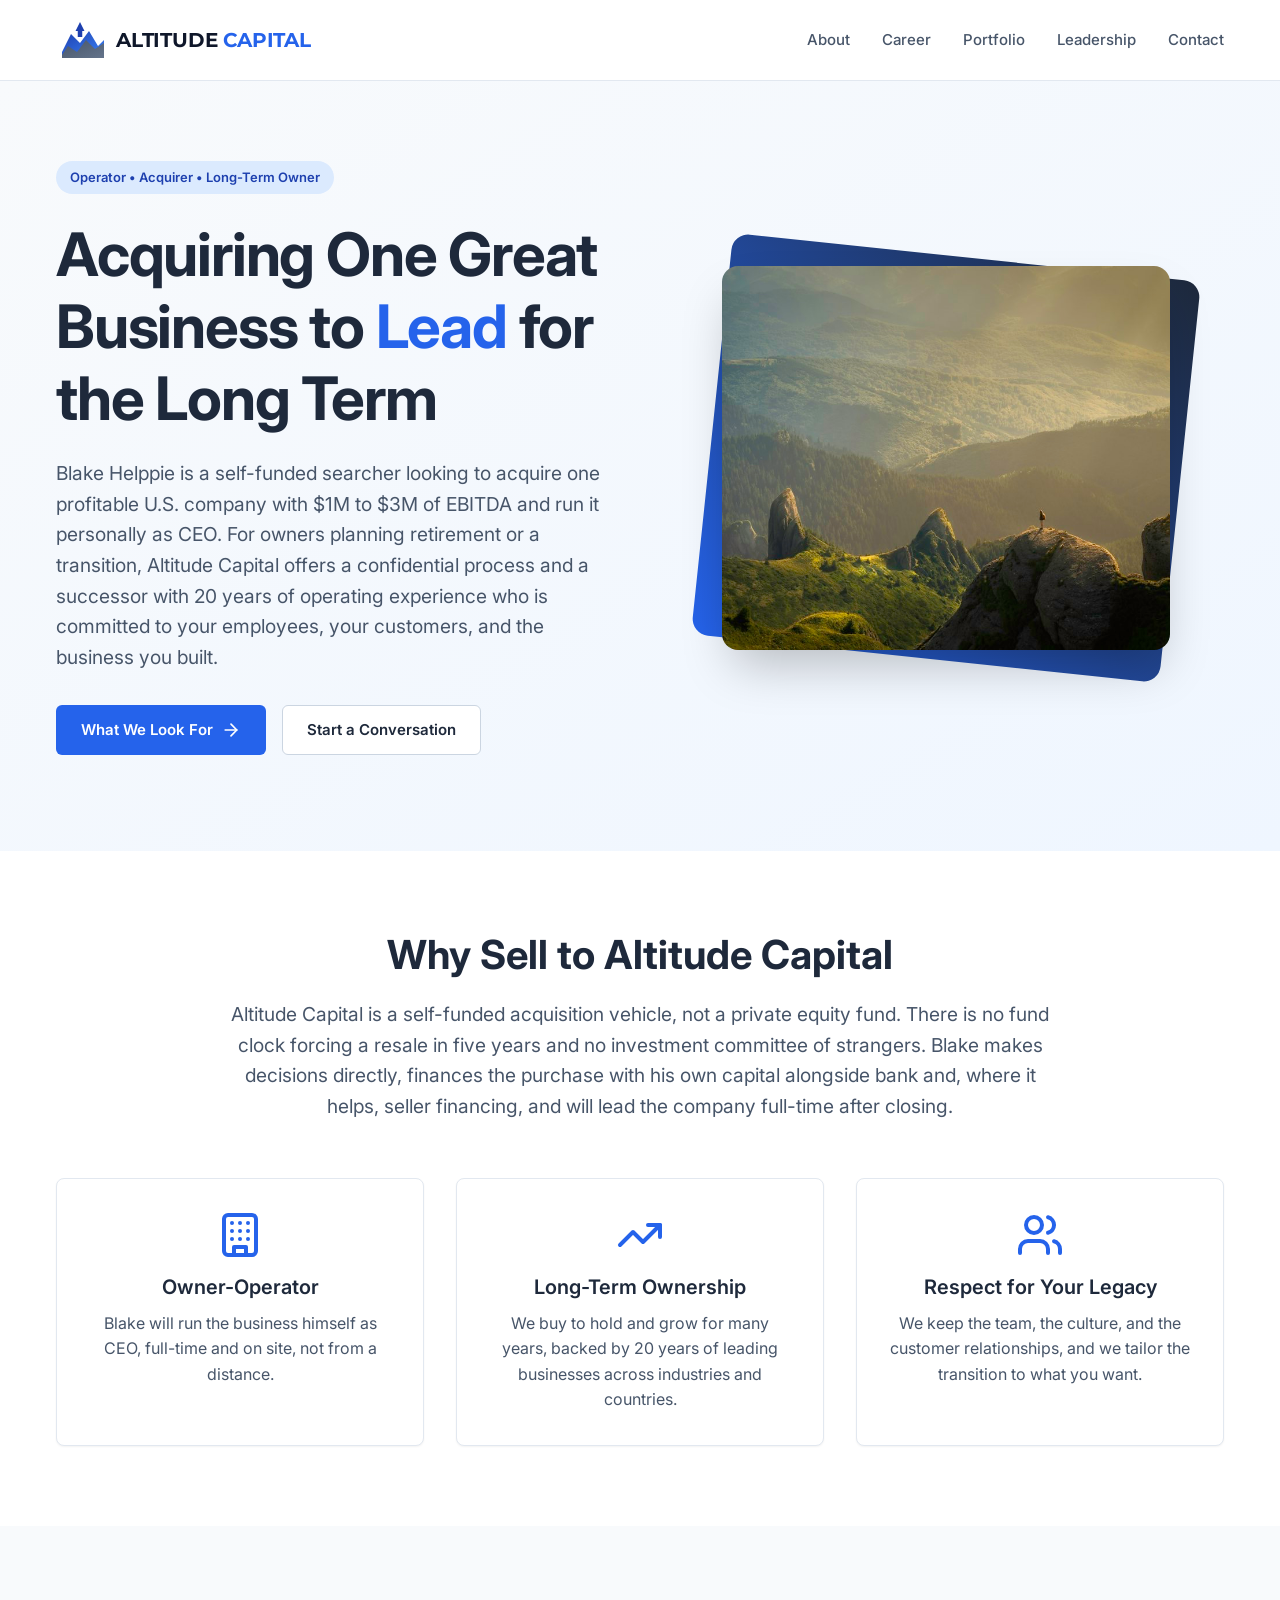
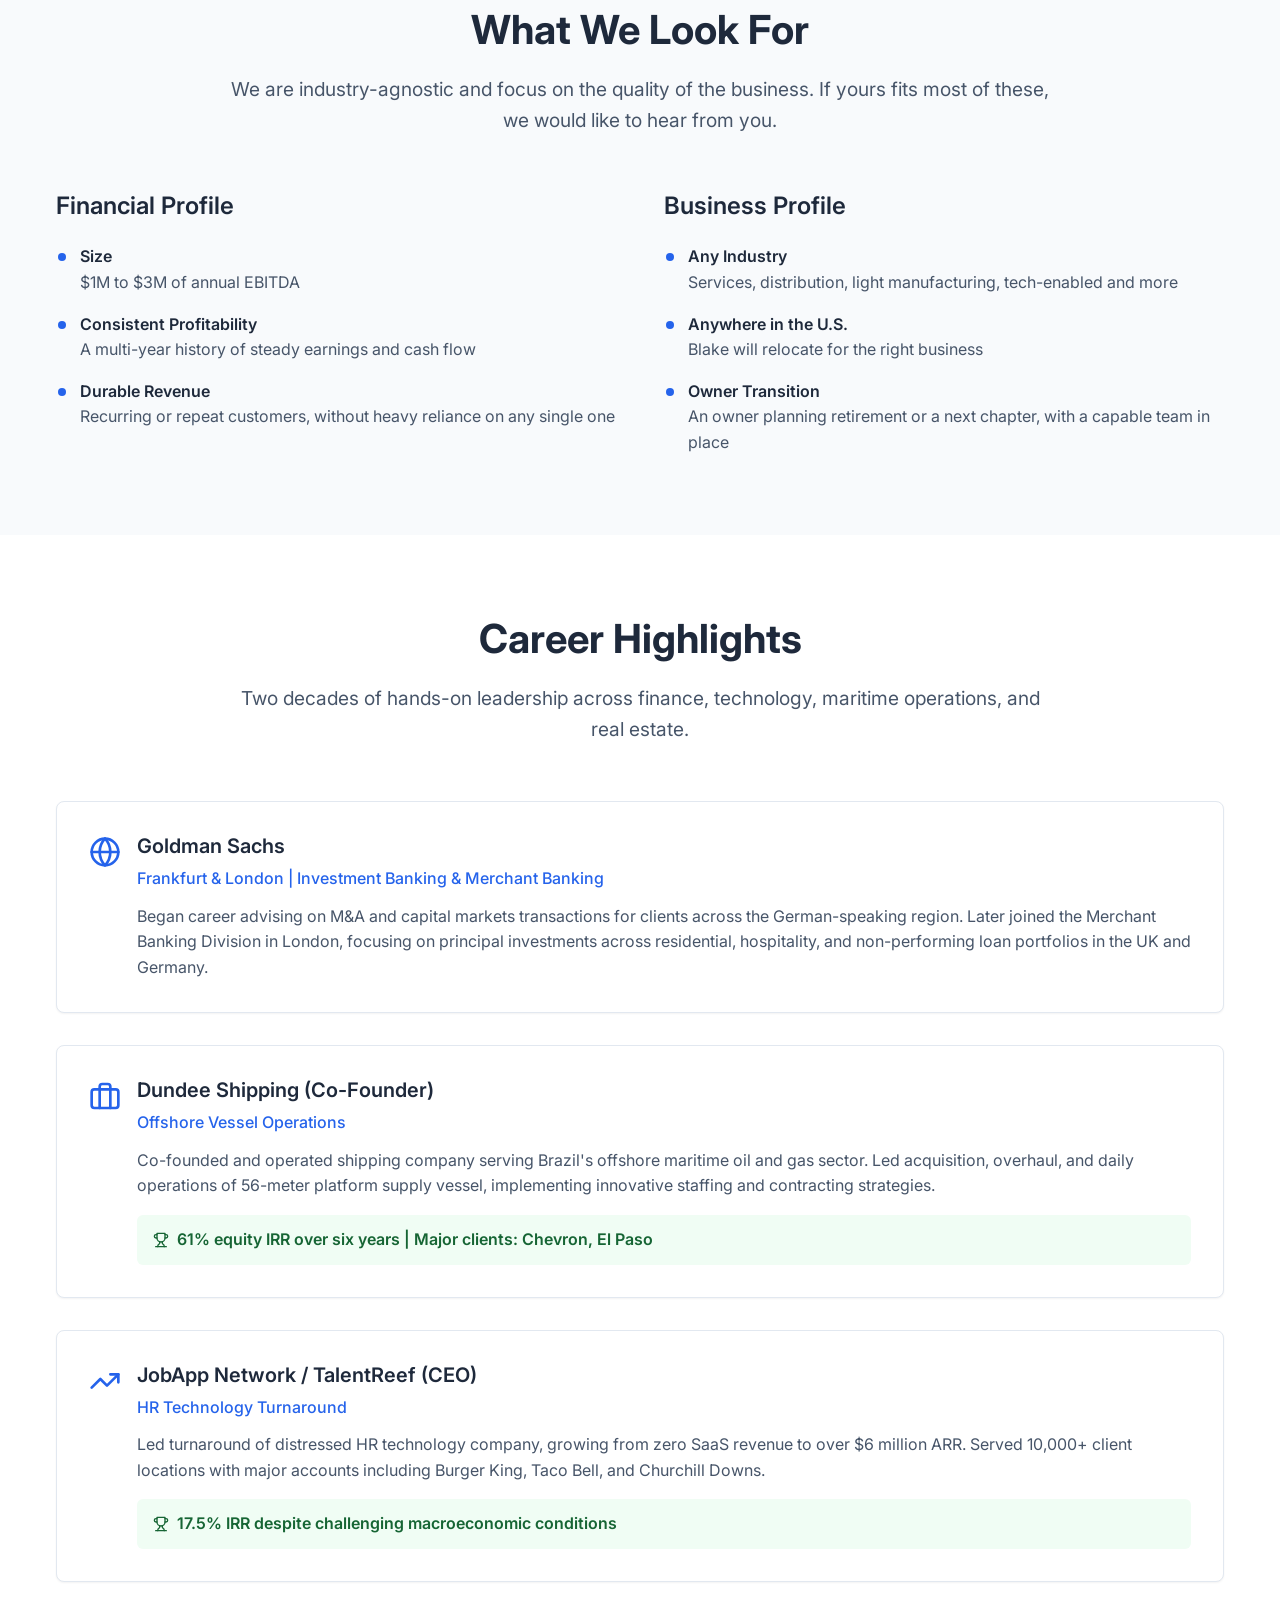
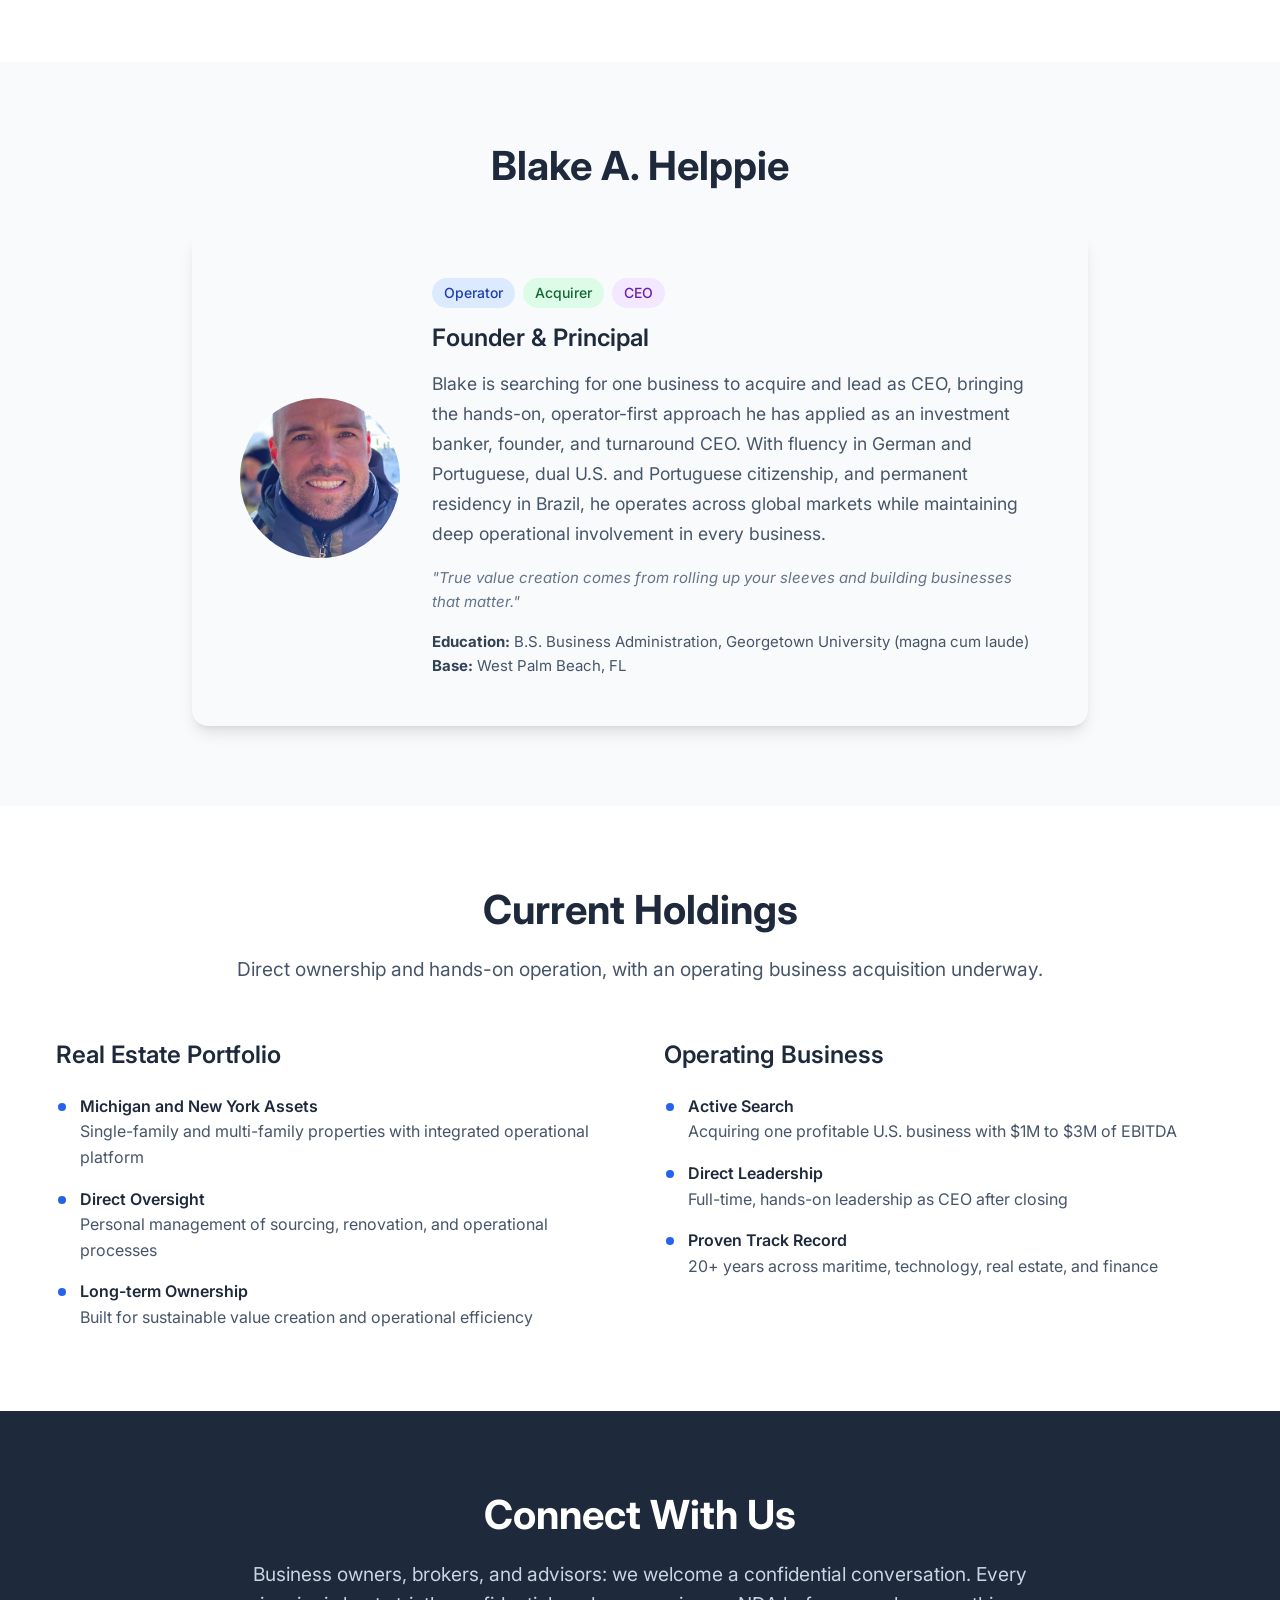
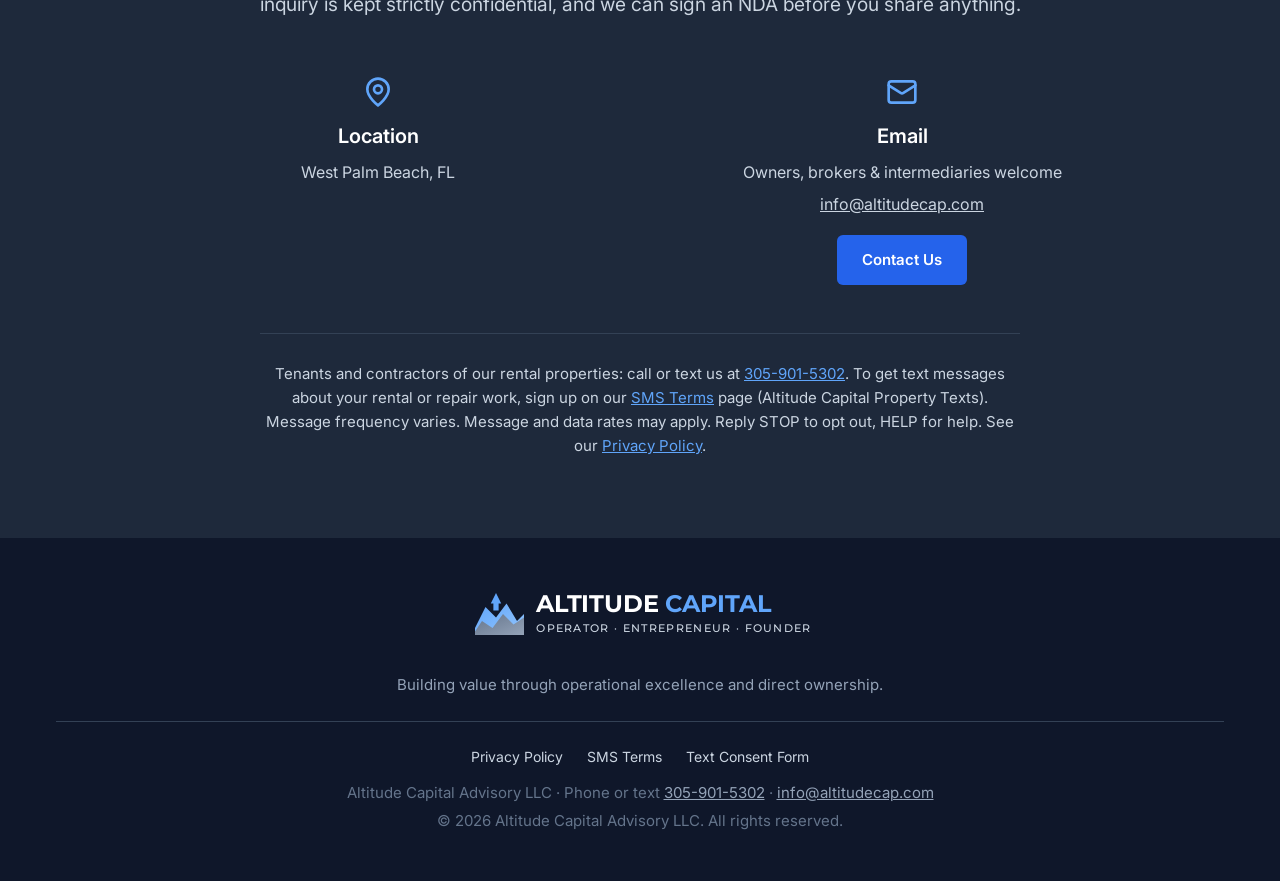
<file: index.html>
<!doctype html>
<html lang="en">
<head>
<meta charset="utf-8">
<meta name="viewport" content="width=device-width, initial-scale=1">
<title>Altitude Capital</title>
<meta name="description" content="Altitude Capital: Blake Helppie is acquiring one profitable U.S. business with $1M to $3M of EBITDA to own and lead as CEO for the long term.">
<link rel="icon" href="/favicon.svg" type="image/svg+xml">
<link rel="preconnect" href="https://fonts.googleapis.com">
<link rel="preconnect" href="https://fonts.gstatic.com" crossorigin>
<link href="https://fonts.googleapis.com/css2?family=Inter:wght@400;500;600;700&family=Montserrat:wght@500;700&display=swap" rel="stylesheet">
<link rel="stylesheet" href="/style.css">
</head>
<body>

<header class="top">
  <div class="wrap">
    <a class="logo" href="/"><img src="/logo.svg" alt="" width="48" height="48"><span class="wordmark">ALTITUDE <span>CAPITAL</span></span></a>
    <nav class="main">
      <a href="/#about">About</a>
      <a href="/#career">Career</a>
      <a href="/#portfolio">Portfolio</a>
      <a href="/#leadership">Leadership</a>
      <a href="/#contact">Contact</a>
    </nav>
  </div>
</header>

<section class="hero">
  <div class="wrap">
    <div>
      <div class="pill">Operator &bull; Acquirer &bull; Long-Term Owner</div>
      <h1>Acquiring One Great Business to <em>Lead</em> for the Long Term</h1>
      <p>Blake Helppie is a self-funded searcher looking to acquire one profitable U.S. company with $1M to $3M of EBITDA and run it personally as CEO. For owners planning retirement or a transition, Altitude Capital offers a confidential process and a successor with 20 years of operating experience who is committed to your employees, your customers, and the business you built.</p>
      <div class="buttons">
        <a class="btn primary" href="#criteria">What We Look For <svg viewBox="0 0 24 24" fill="none" stroke="currentColor" stroke-width="2" stroke-linecap="round" stroke-linejoin="round"><path d="M5 12h14"/><path d="m12 5 7 7-7 7"/></svg></a>
        <a class="btn outline" href="#contact">Start a Conversation</a>
      </div>
    </div>
    <div class="hero-art">
      <img src="/mountain.jpg" alt="Mountain Summit - Representing Altitude and Elevated Perspective" width="1000" height="664">
    </div>
  </div>
</section>

<section id="about" class="block">
  <div class="wrap">
    <div class="section-head">
      <h2>Why Sell to Altitude Capital</h2>
      <p>Altitude Capital is a self-funded acquisition vehicle, not a private equity fund. There is no fund clock forcing a resale in five years and no investment committee of strangers. Blake makes decisions directly, finances the purchase with his own capital alongside bank and, where it helps, seller financing, and will lead the company full-time after closing.</p>
    </div>
    <div class="cards3">
      <div class="card">
        <svg class="icon" viewBox="0 0 24 24" fill="none" stroke="currentColor" stroke-width="2" stroke-linecap="round" stroke-linejoin="round"><rect width="16" height="20" x="4" y="2" rx="2" ry="2"/><path d="M9 22v-4h6v4"/><path d="M8 6h.01"/><path d="M16 6h.01"/><path d="M12 6h.01"/><path d="M12 10h.01"/><path d="M12 14h.01"/><path d="M16 10h.01"/><path d="M16 14h.01"/><path d="M8 10h.01"/><path d="M8 14h.01"/></svg>
        <h3>Owner-Operator</h3>
        <p>Blake will run the business himself as CEO, full-time and on site, not from a distance.</p>
      </div>
      <div class="card">
        <svg class="icon" viewBox="0 0 24 24" fill="none" stroke="currentColor" stroke-width="2" stroke-linecap="round" stroke-linejoin="round"><polyline points="22 7 13.5 15.5 8.5 10.5 2 17"/><polyline points="16 7 22 7 22 13"/></svg>
        <h3>Long-Term Ownership</h3>
        <p>We buy to hold and grow for many years, backed by 20 years of leading businesses across industries and countries.</p>
      </div>
      <div class="card">
        <svg class="icon" viewBox="0 0 24 24" fill="none" stroke="currentColor" stroke-width="2" stroke-linecap="round" stroke-linejoin="round"><path d="M16 21v-2a4 4 0 0 0-4-4H6a4 4 0 0 0-4 4v2"/><circle cx="9" cy="7" r="4"/><path d="M22 21v-2a4 4 0 0 0-3-3.87"/><path d="M16 3.13a4 4 0 0 1 0 7.75"/></svg>
        <h3>Respect for Your Legacy</h3>
        <p>We keep the team, the culture, and the customer relationships, and we tailor the transition to what you want.</p>
      </div>
    </div>
  </div>
</section>

<section id="criteria" class="block alt">
  <div class="wrap">
    <div class="section-head">
      <h2>What We Look For</h2>
      <p>We are industry-agnostic and focus on the quality of the business. If yours fits most of these, we would like to hear from you.</p>
    </div>
    <div class="portfolio">
      <div>
        <h3>Financial Profile</h3>
        <ul>
          <li><strong>Size</strong>$1M to $3M of annual EBITDA</li>
          <li><strong>Consistent Profitability</strong>A multi-year history of steady earnings and cash flow</li>
          <li><strong>Durable Revenue</strong>Recurring or repeat customers, without heavy reliance on any single one</li>
        </ul>
      </div>
      <div>
        <h3>Business Profile</h3>
        <ul>
          <li><strong>Any Industry</strong>Services, distribution, light manufacturing, tech-enabled and more</li>
          <li><strong>Anywhere in the U.S.</strong>Blake will relocate for the right business</li>
          <li><strong>Owner Transition</strong>An owner planning retirement or a next chapter, with a capable team in place</li>
        </ul>
      </div>
    </div>
  </div>
</section>

<section id="career" class="block">
  <div class="wrap">
    <div class="section-head">
      <h2>Career Highlights</h2>
      <p>Two decades of hands-on leadership across finance, technology, maritime operations, and real estate.</p>
    </div>
    <div class="career">
      <div class="card">
        <svg class="icon" viewBox="0 0 24 24" fill="none" stroke="currentColor" stroke-width="2" stroke-linecap="round" stroke-linejoin="round"><circle cx="12" cy="12" r="10"/><path d="M12 2a14.5 14.5 0 0 0 0 20 14.5 14.5 0 0 0 0-20"/><path d="M2 12h20"/></svg>
        <div>
          <h3>Goldman Sachs</h3>
          <p class="sub">Frankfurt &amp; London | Investment Banking &amp; Merchant Banking</p>
          <p style="margin:0">Began career advising on M&amp;A and capital markets transactions for clients across the German-speaking region. Later joined the Merchant Banking Division in London, focusing on principal investments across residential, hospitality, and non-performing loan portfolios in the UK and Germany.</p>
        </div>
      </div>
      <div class="card">
        <svg class="icon" viewBox="0 0 24 24" fill="none" stroke="currentColor" stroke-width="2" stroke-linecap="round" stroke-linejoin="round"><rect width="20" height="14" x="2" y="7" rx="2" ry="2"/><path d="M16 21V5a2 2 0 0 0-2-2h-4a2 2 0 0 0-2 2v16"/></svg>
        <div>
          <h3>Dundee Shipping (Co-Founder)</h3>
          <p class="sub">Offshore Vessel Operations</p>
          <p style="margin:0">Co-founded and operated shipping company serving Brazil's offshore maritime oil and gas sector. Led acquisition, overhaul, and daily operations of 56-meter platform supply vessel, implementing innovative staffing and contracting strategies.</p>
          <p class="stat"><svg viewBox="0 0 24 24" fill="none" stroke="currentColor" stroke-width="2" stroke-linecap="round" stroke-linejoin="round"><path d="M6 9H4.5a2.5 2.5 0 0 1 0-5H6"/><path d="M18 9h1.5a2.5 2.5 0 0 0 0-5H18"/><path d="M4 22h16"/><path d="M10 14.66V17c0 .55-.47.98-.97 1.21C7.85 18.75 7 20.24 7 22"/><path d="M14 14.66V17c0 .55.47.98.97 1.21C16.15 18.75 17 20.24 17 22"/><path d="M18 2H6v7a6 6 0 0 0 12 0V2Z"/></svg>61% equity IRR over six years | Major clients: Chevron, El Paso</p>
        </div>
      </div>
      <div class="card">
        <svg class="icon" viewBox="0 0 24 24" fill="none" stroke="currentColor" stroke-width="2" stroke-linecap="round" stroke-linejoin="round"><polyline points="22 7 13.5 15.5 8.5 10.5 2 17"/><polyline points="16 7 22 7 22 13"/></svg>
        <div>
          <h3>JobApp Network / TalentReef (CEO)</h3>
          <p class="sub">HR Technology Turnaround</p>
          <p style="margin:0">Led turnaround of distressed HR technology company, growing from zero SaaS revenue to over $6 million ARR. Served 10,000+ client locations with major accounts including Burger King, Taco Bell, and Churchill Downs.</p>
          <p class="stat"><svg viewBox="0 0 24 24" fill="none" stroke="currentColor" stroke-width="2" stroke-linecap="round" stroke-linejoin="round"><path d="M6 9H4.5a2.5 2.5 0 0 1 0-5H6"/><path d="M18 9h1.5a2.5 2.5 0 0 0 0-5H18"/><path d="M4 22h16"/><path d="M10 14.66V17c0 .55-.47.98-.97 1.21C7.85 18.75 7 20.24 7 22"/><path d="M14 14.66V17c0 .55.47.98.97 1.21C16.15 18.75 17 20.24 17 22"/><path d="M18 2H6v7a6 6 0 0 0 12 0V2Z"/></svg>17.5% IRR despite challenging macroeconomic conditions</p>
        </div>
      </div>
    </div>
  </div>
</section>

<section id="leadership" class="block alt">
  <div class="wrap">
    <div class="section-head" style="margin-bottom:40px"><h2>Blake A. Helppie</h2></div>
    <div class="profile">
      <img src="/blake.jpg" alt="Blake A. Helppie" width="160" height="160">
      <div>
        <div class="tags"><span class="t1">Operator</span><span class="t2">Acquirer</span><span class="t3">CEO</span></div>
        <h3>Founder &amp; Principal</h3>
        <p class="bio">Blake is searching for one business to acquire and lead as CEO, bringing the hands-on, operator-first approach he has applied as an investment banker, founder, and turnaround CEO. With fluency in German and Portuguese, dual U.S. and Portuguese citizenship, and permanent residency in Brazil, he operates across global markets while maintaining deep operational involvement in every business.</p>
        <blockquote>"True value creation comes from rolling up your sleeves and building businesses that matter."</blockquote>
        <p class="facts"><strong>Education:</strong> B.S. Business Administration, Georgetown University (magna cum laude)<br><strong>Base:</strong> West Palm Beach, FL</p>
      </div>
    </div>
  </div>
</section>

<section id="portfolio" class="block">
  <div class="wrap">
    <div class="section-head">
      <h2>Current Holdings</h2>
      <p>Direct ownership and hands-on operation, with an operating business acquisition underway.</p>
    </div>
    <div class="portfolio">
      <div>
        <h3>Real Estate Portfolio</h3>
        <ul>
          <li><strong>Michigan and New York Assets</strong>Single-family and multi-family properties with integrated operational platform</li>
          <li><strong>Direct Oversight</strong>Personal management of sourcing, renovation, and operational processes</li>
          <li><strong>Long-term Ownership</strong>Built for sustainable value creation and operational efficiency</li>
        </ul>
      </div>
      <div>
        <h3>Operating Business</h3>
        <ul>
          <li><strong>Active Search</strong>Acquiring one profitable U.S. business with $1M to $3M of EBITDA</li>
          <li><strong>Direct Leadership</strong>Full-time, hands-on leadership as CEO after closing</li>
          <li><strong>Proven Track Record</strong>20+ years across maritime, technology, real estate, and finance</li>
        </ul>
      </div>
    </div>
  </div>
</section>

<section id="contact" class="contact">
  <div class="wrap">
    <div class="section-head">
      <h2>Connect With Us</h2>
      <p>Business owners, brokers, and advisors: we welcome a confidential conversation. Every inquiry is kept strictly confidential, and we can sign an NDA before you share anything.</p>
    </div>
    <div class="contact-grid">
      <div>
        <svg class="icon" viewBox="0 0 24 24" fill="none" stroke="currentColor" stroke-width="2" stroke-linecap="round" stroke-linejoin="round"><path d="M20 10c0 6-8 12-8 12s-8-6-8-12a8 8 0 0 1 16 0Z"/><circle cx="12" cy="10" r="3"/></svg>
        <h3>Location</h3>
        <p>West Palm Beach, FL</p>
      </div>
      <div>
        <svg class="icon" viewBox="0 0 24 24" fill="none" stroke="currentColor" stroke-width="2" stroke-linecap="round" stroke-linejoin="round"><rect width="20" height="16" x="2" y="4" rx="2"/><path d="m22 7-8.97 5.7a1.94 1.94 0 0 1-2.06 0L2 7"/></svg>
        <h3>Email</h3>
        <p>Owners, brokers &amp; intermediaries welcome</p>
        <p><a class="plain" href="mailto:info@altitudecap.com">info@altitudecap.com</a></p>
        <a class="btn primary" href="mailto:info@altitudecap.com">Contact Us</a>
      </div>
    </div>
    <p class="tenants">Tenants and contractors of our rental properties: call or text us at <a href="tel:+13059015302">305-901-5302</a>. To get text messages about your rental or repair work, sign up on our <a href="/sms-terms.html#signup">SMS Terms</a> page (Altitude Capital Property Texts). Message frequency varies. Message and data rates may apply. Reply STOP to opt out, HELP for help. See our <a href="/privacy.html">Privacy Policy</a>.</p>
  </div>
</section>

<footer>
  <div class="wrap">
    <a class="flogo" href="/"><img src="/logo-light.svg" alt="" width="56" height="56"><span><span class="wordmark">ALTITUDE <span>CAPITAL</span></span><span class="tag">OPERATOR &middot; ENTREPRENEUR &middot; FOUNDER</span></span></a>
    <p class="tagline">Building value through operational excellence and direct ownership.</p>
    <hr>
    <div class="links"><a href="/privacy.html">Privacy Policy</a><a href="/sms-terms.html">SMS Terms</a><a href="/sms-consent-form.html">Text Consent Form</a></div>
    <p class="copy">Altitude Capital Advisory LLC &middot; Phone or text <a href="tel:+13059015302">305-901-5302</a> &middot; <a href="mailto:info@altitudecap.com">info@altitudecap.com</a></p>
    <p class="copy">&copy; 2026 Altitude Capital Advisory LLC. All rights reserved.</p>
  </div>
</footer>

</body>
</html>
</file>
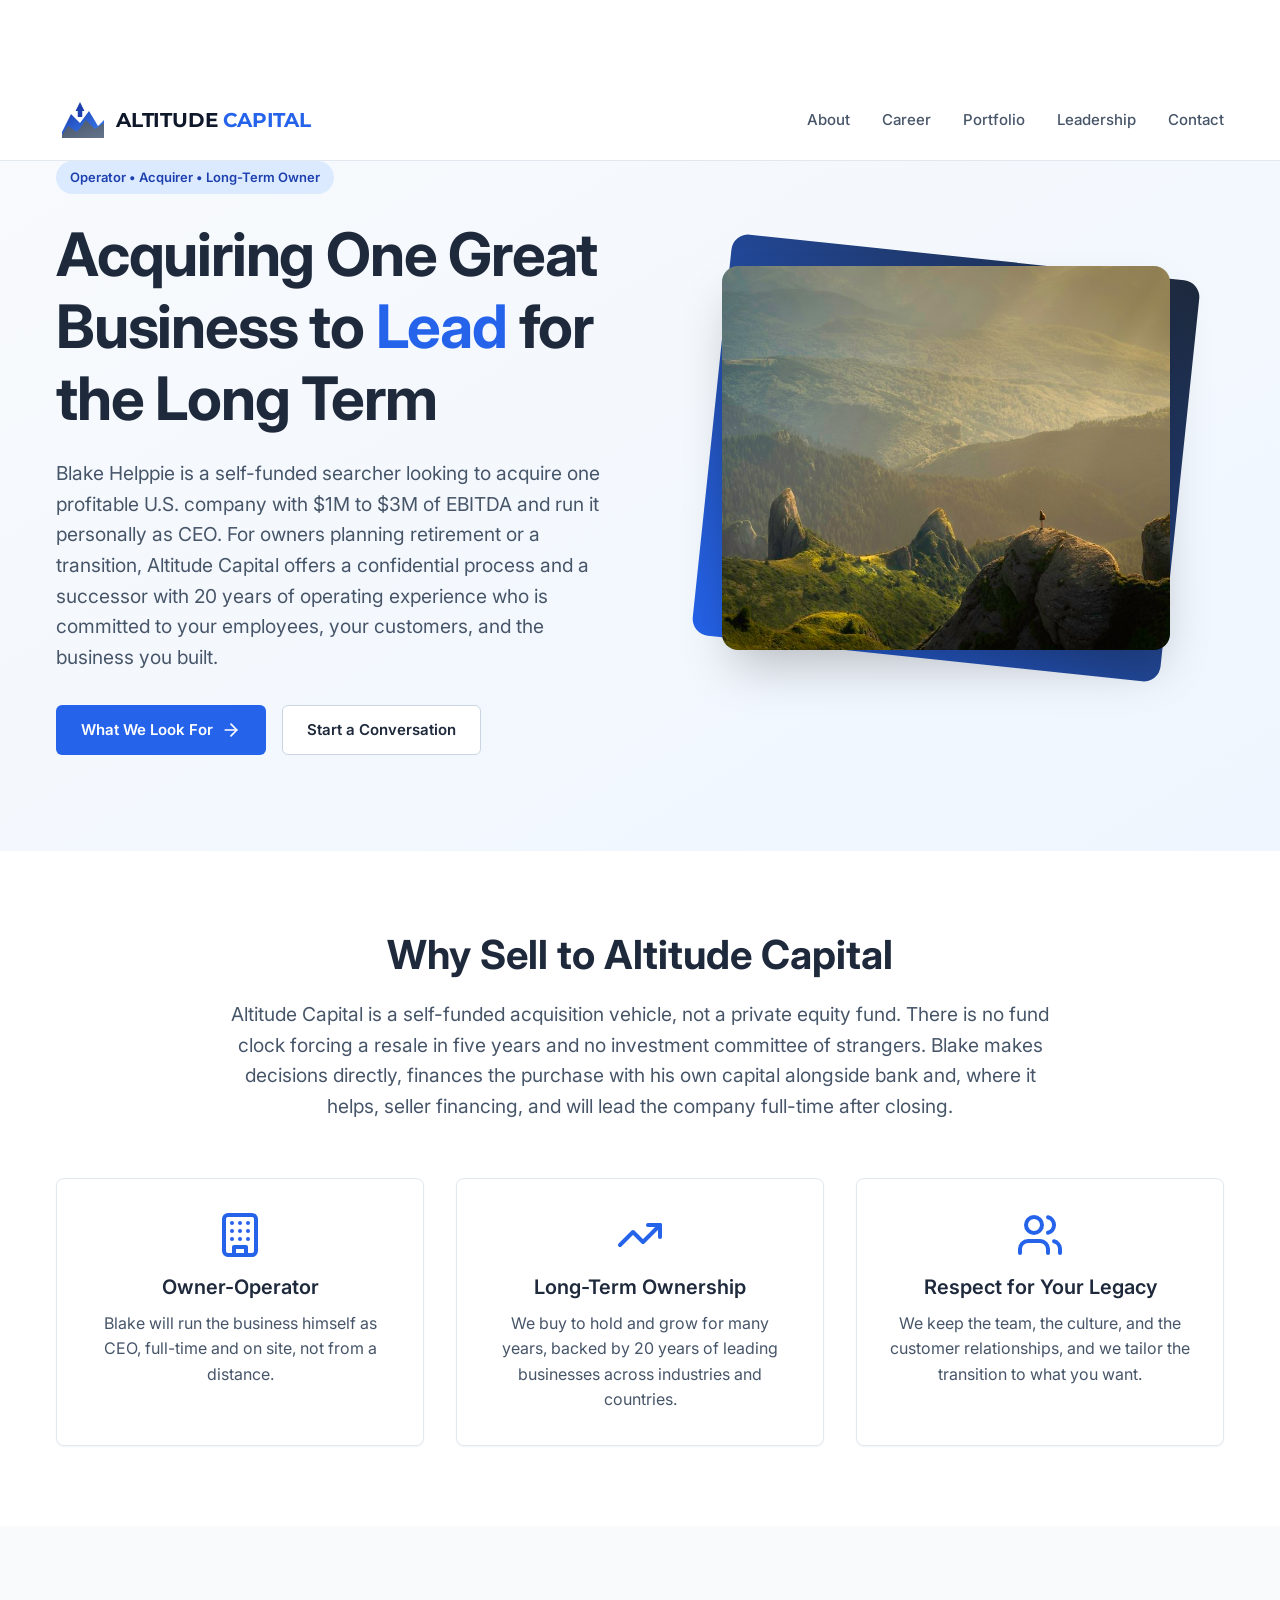
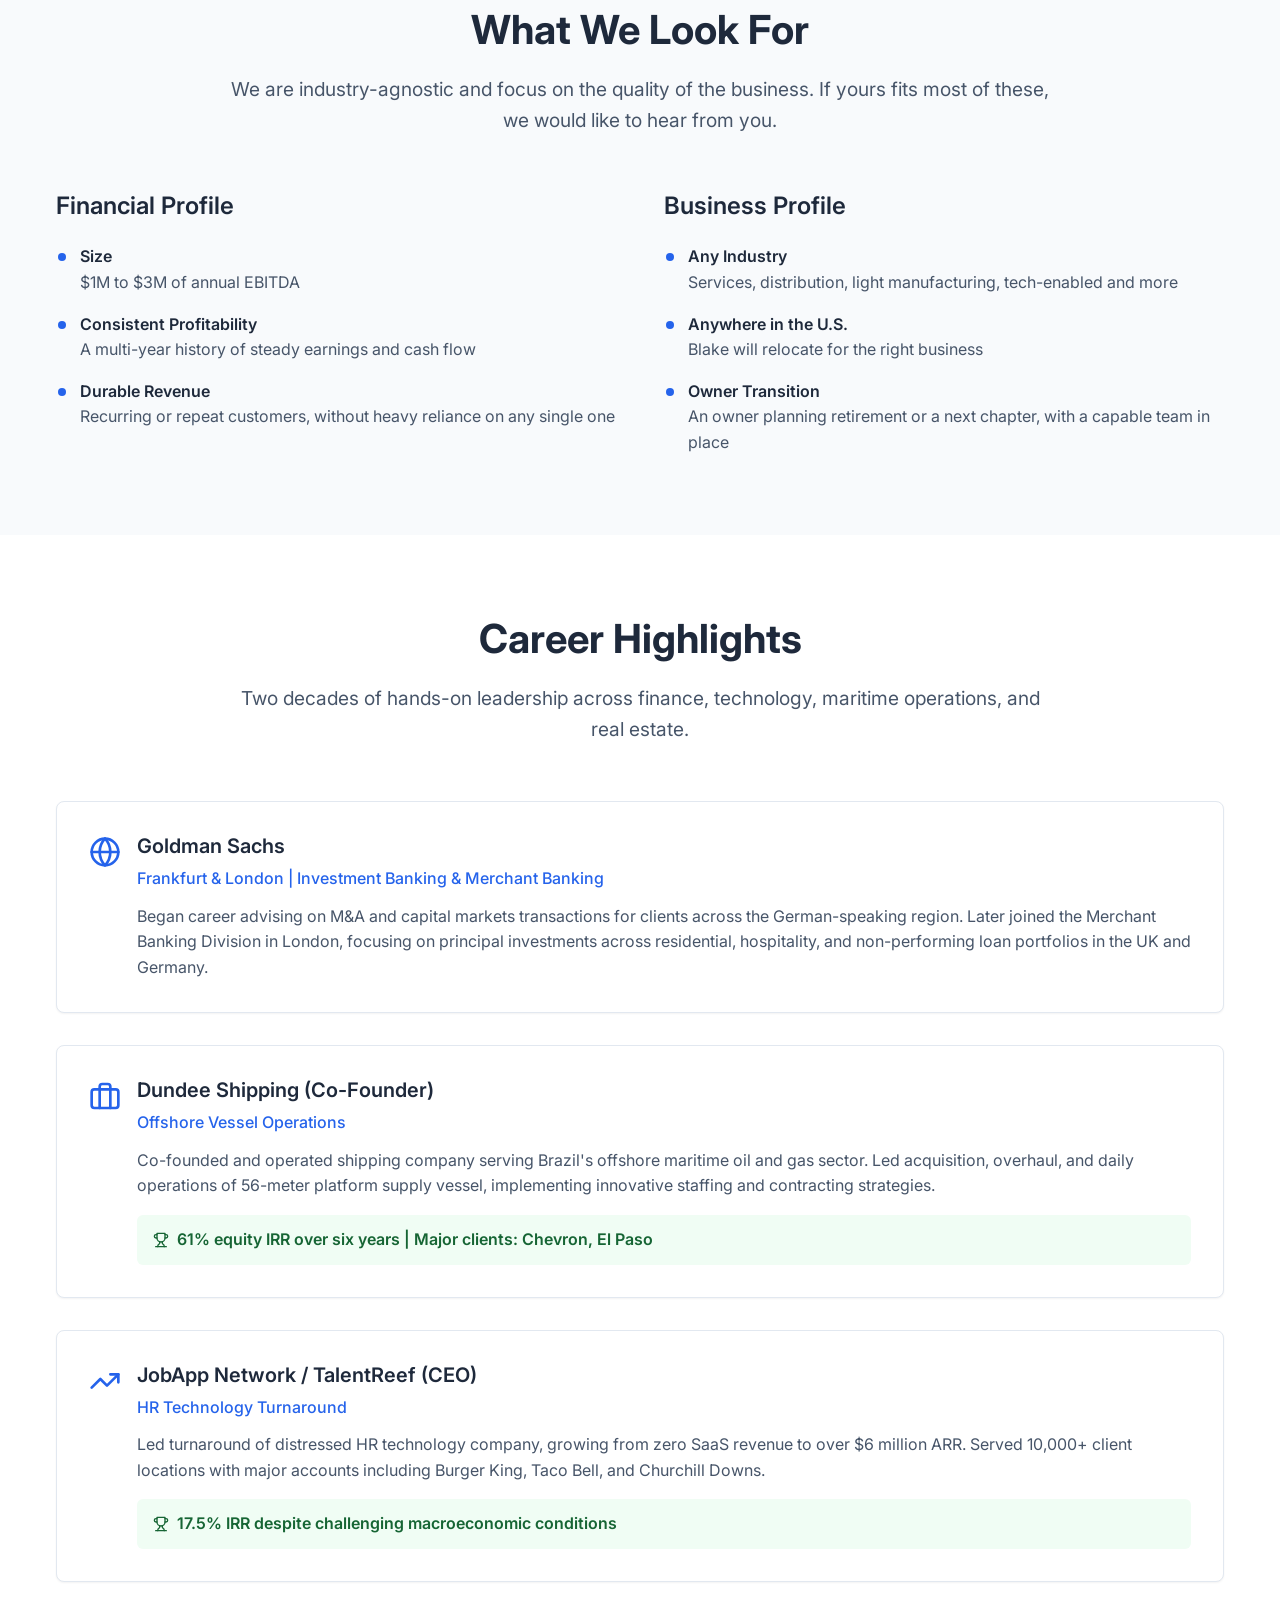
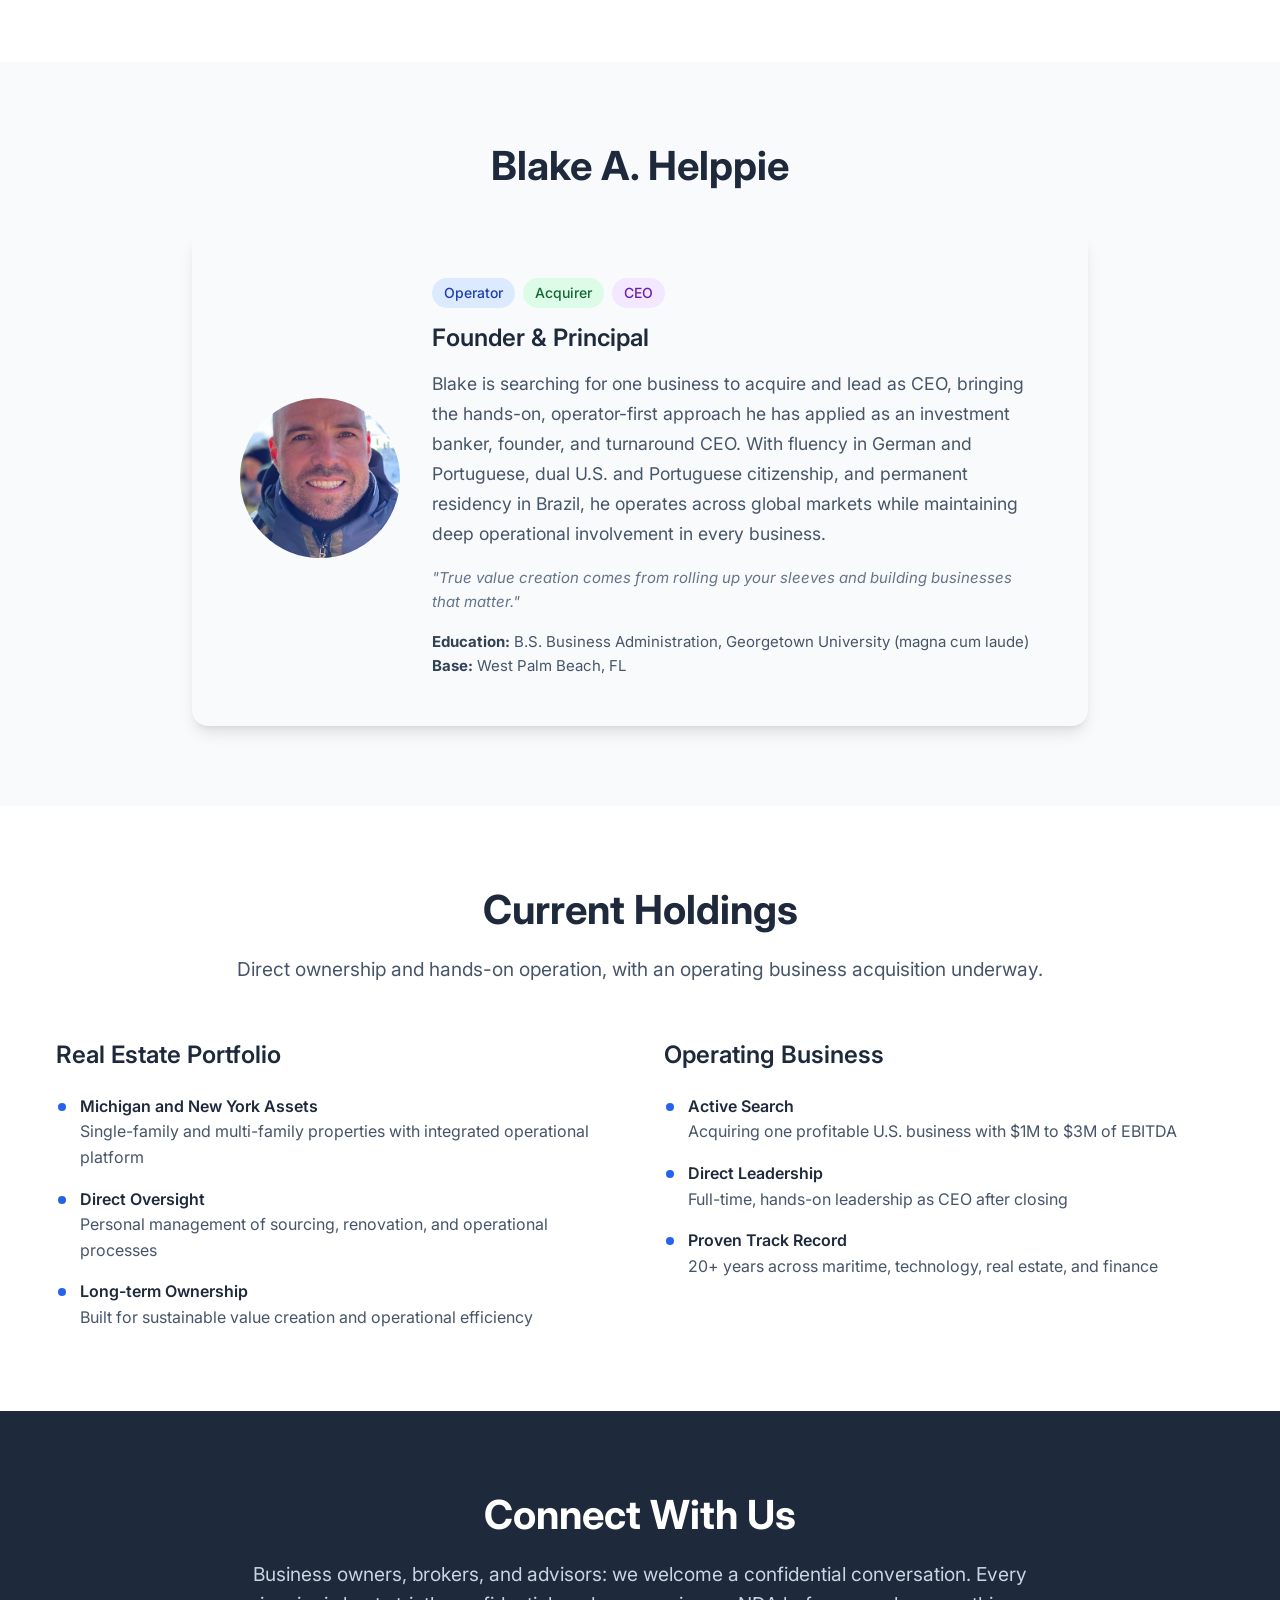
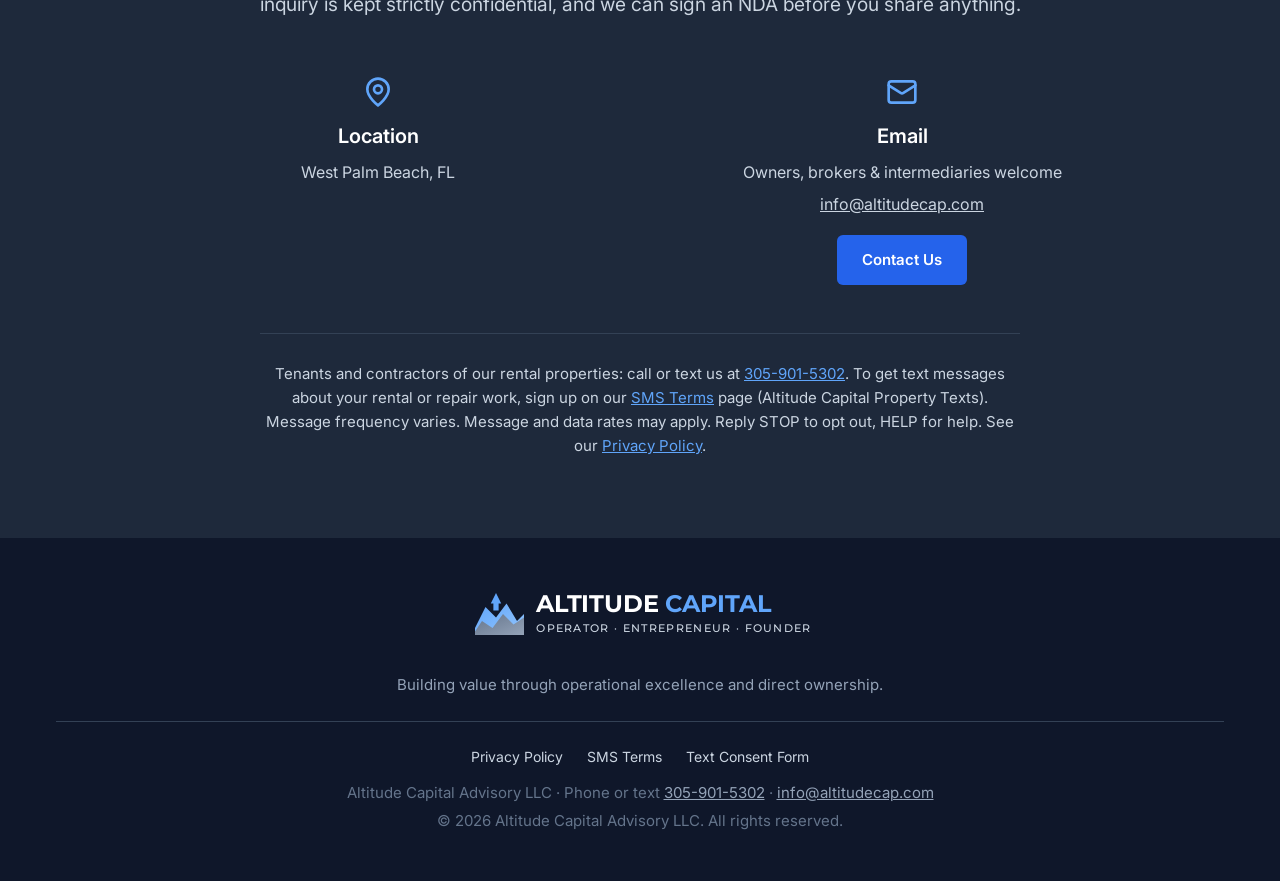
<file: contact.html>
<!doctype html>
<html lang="en">
<head>
<meta charset="utf-8">
<title>Contact · Altitude Capital</title>
<meta http-equiv="refresh" content="0; url=/#contact">
<link rel="canonical" href="https://altitudecap.com/#contact">
</head>
<body>
<p>Contact details are on our <a href="/#contact">home page</a>: email <a href="mailto:info@altitudecap.com">info@altitudecap.com</a>, phone or text 305-901-5302.</p>
</body>
</html>
</file>
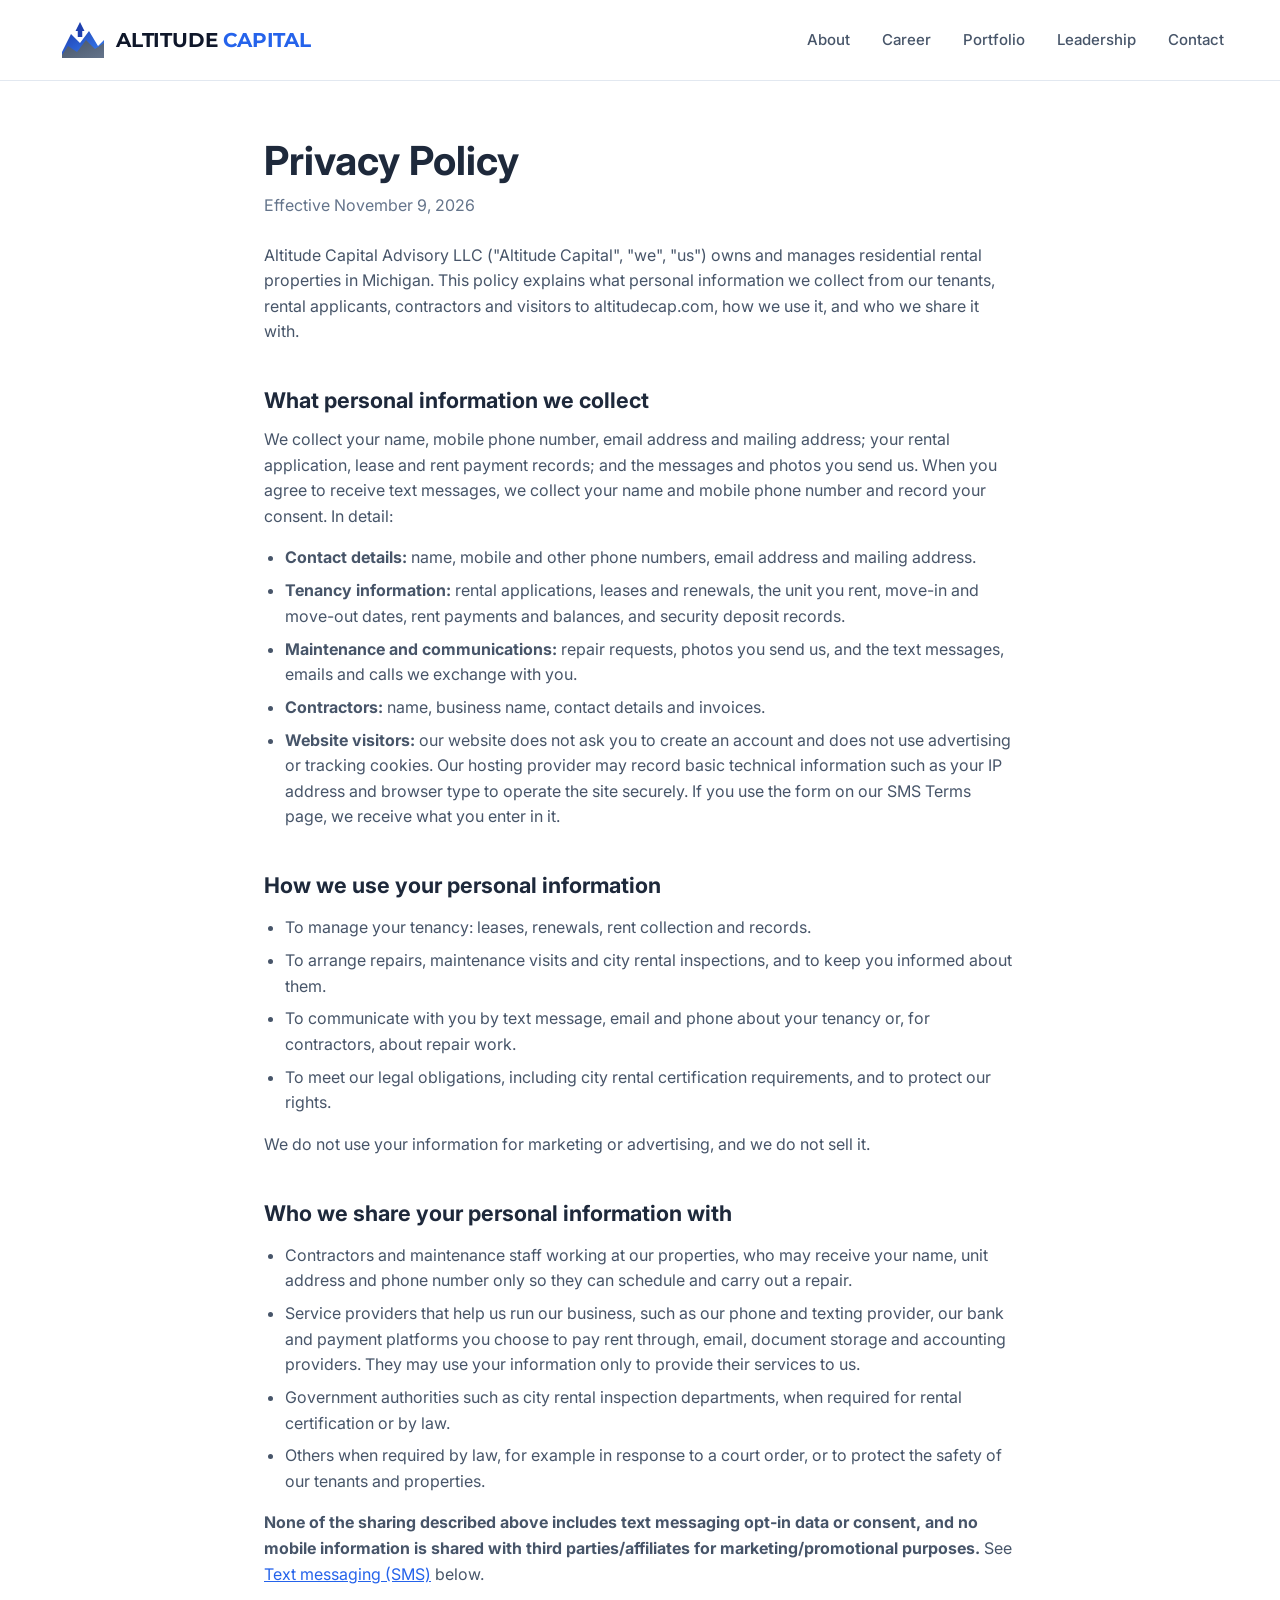
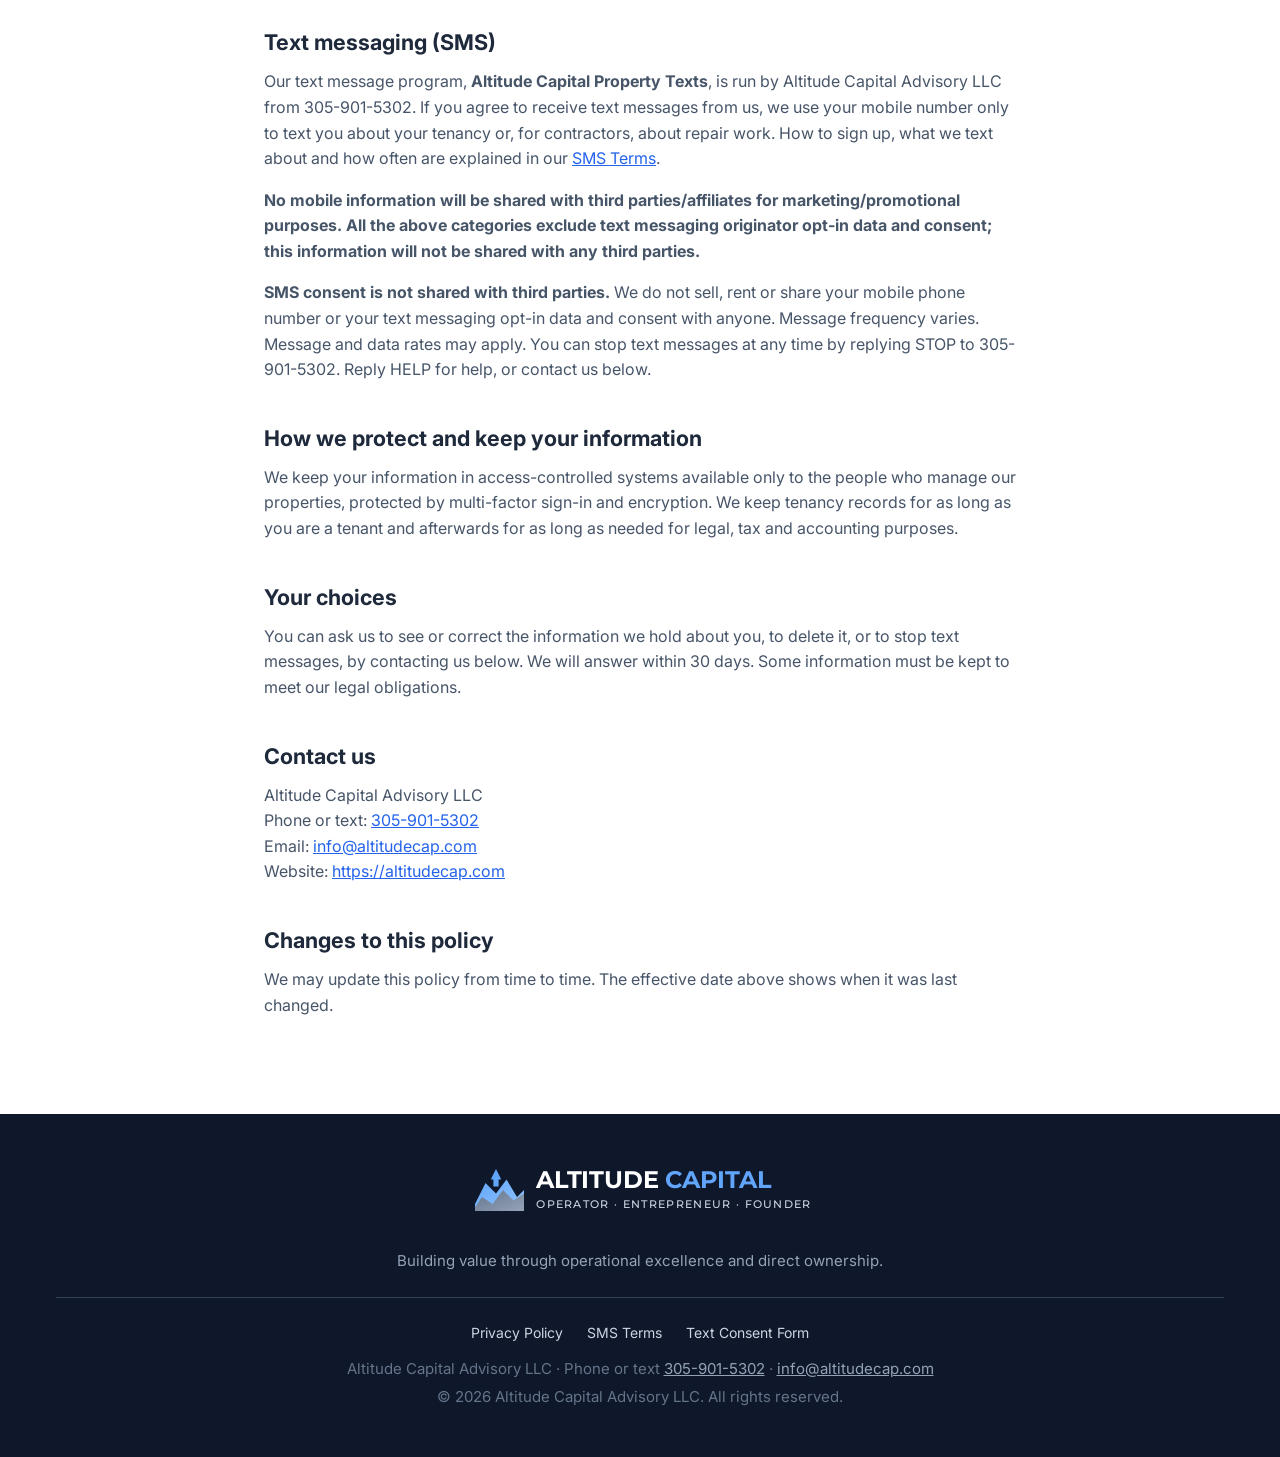
<file: privacy.html>
<!doctype html>
<html lang="en">
<head>
<meta charset="utf-8">
<meta name="viewport" content="width=device-width, initial-scale=1">
<title>Privacy Policy | Altitude Capital Advisory LLC</title>
<meta name="description" content="Privacy Policy of Altitude Capital Advisory LLC, including text messaging (SMS).">
<link rel="icon" href="/favicon.svg" type="image/svg+xml">
<link rel="preconnect" href="https://fonts.googleapis.com">
<link rel="preconnect" href="https://fonts.gstatic.com" crossorigin>
<link href="https://fonts.googleapis.com/css2?family=Inter:wght@400;500;600;700&family=Montserrat:wght@500;700&display=swap" rel="stylesheet"><link rel="stylesheet" href="/style.css">
</head>
<body>

<header class="top">
  <div class="wrap">
    <a class="logo" href="/"><img src="/logo.svg" alt="" width="48" height="48"><span class="wordmark">ALTITUDE <span>CAPITAL</span></span></a>
    <nav class="main">
      <a href="/#about">About</a>
      <a href="/#career">Career</a>
      <a href="/#portfolio">Portfolio</a>
      <a href="/#leadership">Leadership</a>
      <a href="/#contact">Contact</a>
    </nav>
  </div>
</header>

<main class="legal">
<div class="wrap narrow">

<h1>Privacy Policy</h1>
<p class="effective">Effective November 9, 2026</p>

<p>Altitude Capital Advisory LLC ("Altitude Capital", "we", "us") owns and manages residential rental properties in Michigan. This policy explains what personal information we collect from our tenants, rental applicants, contractors and visitors to altitudecap.com, how we use it, and who we share it with.</p>

<h2>What personal information we collect</h2>
<p>We collect your name, mobile phone number, email address and mailing address; your rental application, lease and rent payment records; and the messages and photos you send us. When you agree to receive text messages, we collect your name and mobile phone number and record your consent. In detail:</p>
<ul>
  <li><strong>Contact details:</strong> name, mobile and other phone numbers, email address and mailing address.</li>
  <li><strong>Tenancy information:</strong> rental applications, leases and renewals, the unit you rent, move-in and move-out dates, rent payments and balances, and security deposit records.</li>
  <li><strong>Maintenance and communications:</strong> repair requests, photos you send us, and the text messages, emails and calls we exchange with you.</li>
  <li><strong>Contractors:</strong> name, business name, contact details and invoices.</li>
  <li><strong>Website visitors:</strong> our website does not ask you to create an account and does not use advertising or tracking cookies. Our hosting provider may record basic technical information such as your IP address and browser type to operate the site securely. If you use the form on our SMS Terms page, we receive what you enter in it.</li>
</ul>

<h2>How we use your personal information</h2>
<ul>
  <li>To manage your tenancy: leases, renewals, rent collection and records.</li>
  <li>To arrange repairs, maintenance visits and city rental inspections, and to keep you informed about them.</li>
  <li>To communicate with you by text message, email and phone about your tenancy or, for contractors, about repair work.</li>
  <li>To meet our legal obligations, including city rental certification requirements, and to protect our rights.</li>
</ul>
<p>We do not use your information for marketing or advertising, and we do not sell it.</p>

<h2>Who we share your personal information with</h2>
<ul>
  <li>Contractors and maintenance staff working at our properties, who may receive your name, unit address and phone number only so they can schedule and carry out a repair.</li>
  <li>Service providers that help us run our business, such as our phone and texting provider, our bank and payment platforms you choose to pay rent through, email, document storage and accounting providers. They may use your information only to provide their services to us.</li>
  <li>Government authorities such as city rental inspection departments, when required for rental certification or by law.</li>
  <li>Others when required by law, for example in response to a court order, or to protect the safety of our tenants and properties.</li>
</ul>
<p><strong>None of the sharing described above includes text messaging opt-in data or consent, and no mobile information is shared with third parties/affiliates for marketing/promotional purposes.</strong> See <a href="#sms">Text messaging (SMS)</a> below.</p>

<h2 id="sms">Text messaging (SMS)</h2>
<p>Our text message program, <strong>Altitude Capital Property Texts</strong>, is run by Altitude Capital Advisory LLC from 305-901-5302. If you agree to receive text messages from us, we use your mobile number only to text you about your tenancy or, for contractors, about repair work. How to sign up, what we text about and how often are explained in our <a href="https://altitudecap.com/sms-terms.html">SMS Terms</a>.</p>
<p><strong>No mobile information will be shared with third parties/affiliates for marketing/promotional purposes. All the above categories exclude text messaging originator opt-in data and consent; this information will not be shared with any third parties.</strong></p>
<p><strong>SMS consent is not shared with third parties.</strong> We do not sell, rent or share your mobile phone number or your text messaging opt-in data and consent with anyone. Message frequency varies. Message and data rates may apply. You can stop text messages at any time by replying STOP to 305-901-5302. Reply HELP for help, or contact us below.</p>

<h2>How we protect and keep your information</h2>
<p>We keep your information in access-controlled systems available only to the people who manage our properties, protected by multi-factor sign-in and encryption. We keep tenancy records for as long as you are a tenant and afterwards for as long as needed for legal, tax and accounting purposes.</p>

<h2>Your choices</h2>
<p>You can ask us to see or correct the information we hold about you, to delete it, or to stop text messages, by contacting us below. We will answer within 30 days. Some information must be kept to meet our legal obligations.</p>

<h2>Contact us</h2>
<p>Altitude Capital Advisory LLC<br>
Phone or text: <a href="tel:+13059015302">305-901-5302</a><br>
Email: <a href="mailto:info@altitudecap.com">info@altitudecap.com</a><br>
Website: <a href="https://altitudecap.com">https://altitudecap.com</a></p>

<h2>Changes to this policy</h2>
<p>We may update this policy from time to time. The effective date above shows when it was last changed.</p>

</div>
</main>

<footer>
  <div class="wrap">
    <a class="flogo" href="/"><img src="/logo-light.svg" alt="" width="56" height="56"><span><span class="wordmark">ALTITUDE <span>CAPITAL</span></span><span class="tag">OPERATOR &middot; ENTREPRENEUR &middot; FOUNDER</span></span></a>
    <p class="tagline">Building value through operational excellence and direct ownership.</p>
    <hr>
    <div class="links"><a href="/privacy.html">Privacy Policy</a><a href="/sms-terms.html">SMS Terms</a><a href="/sms-consent-form.html">Text Consent Form</a></div>
    <p class="copy">Altitude Capital Advisory LLC &middot; Phone or text <a href="tel:+13059015302">305-901-5302</a> &middot; <a href="mailto:info@altitudecap.com">info@altitudecap.com</a></p>
    <p class="copy">&copy; 2026 Altitude Capital Advisory LLC. All rights reserved.</p>
  </div>
</footer>

</body>
</html>
</file>
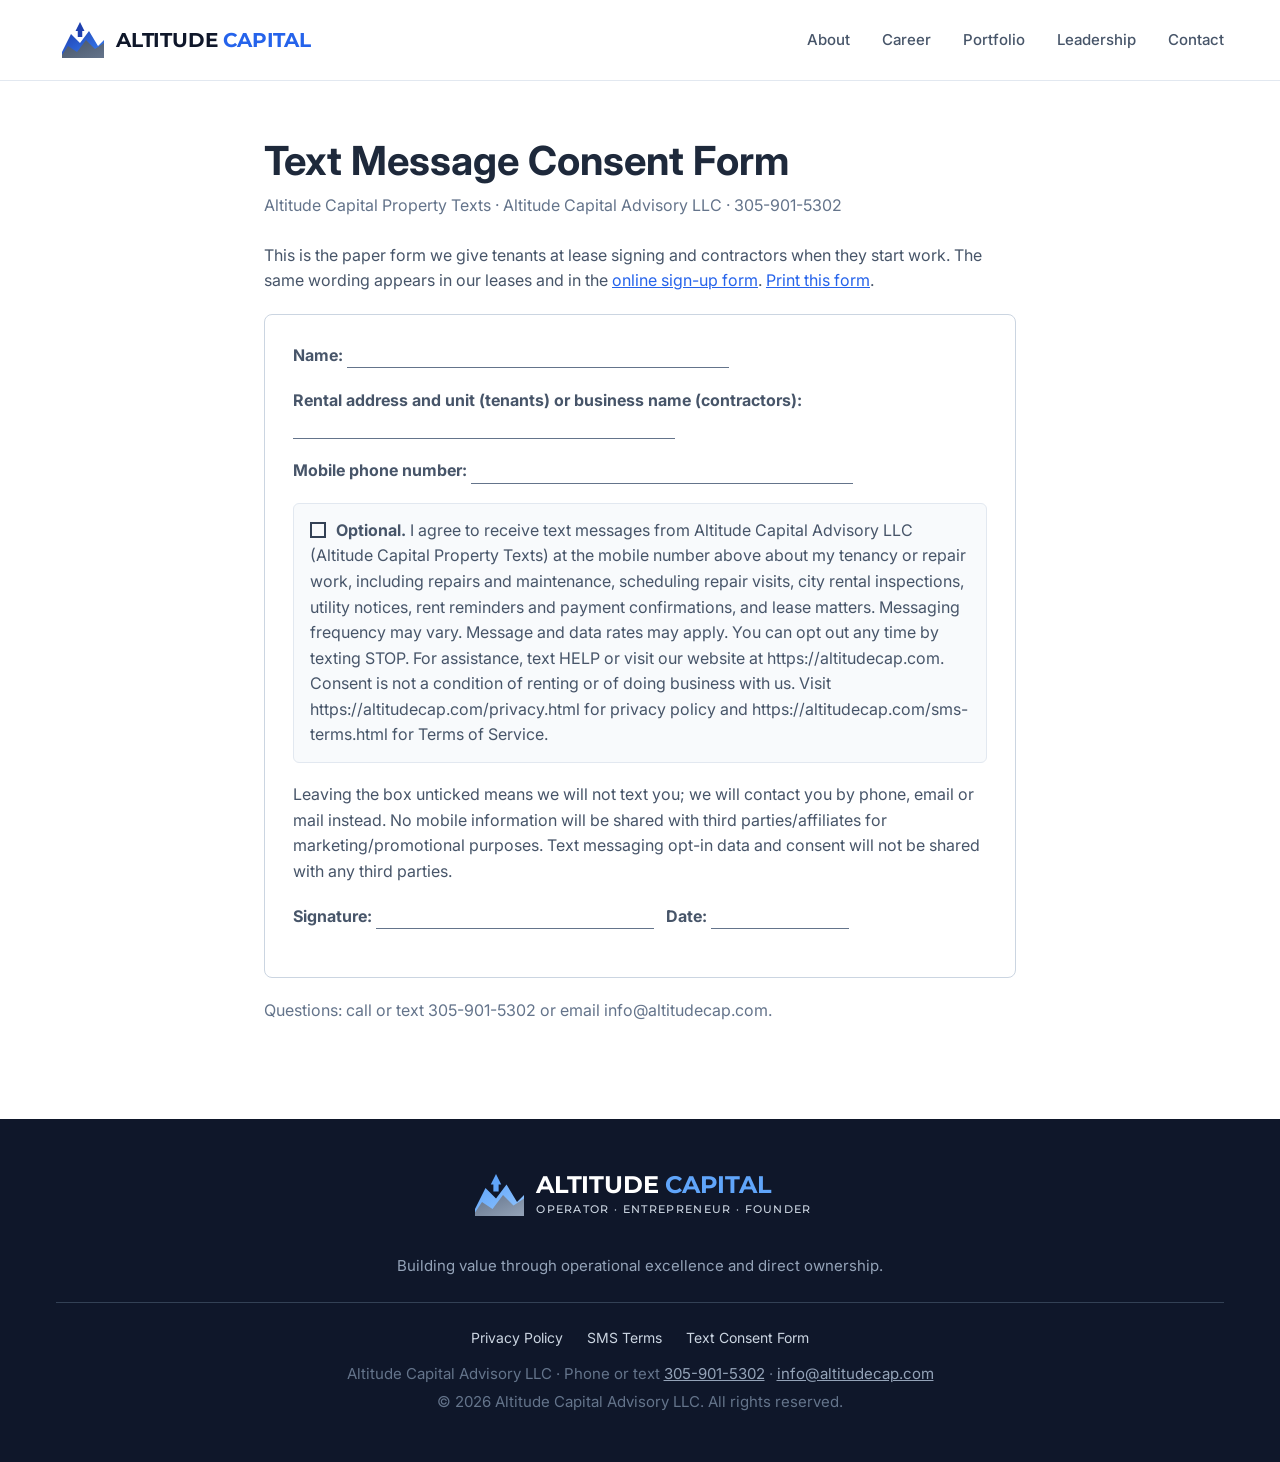
<file: sms-consent-form.html>
<!doctype html>
<html lang="en">
<head>
<meta charset="utf-8">
<meta name="viewport" content="width=device-width, initial-scale=1">
<title>Text Message Consent Form | Altitude Capital Advisory LLC</title>
<meta name="description" content="Paper text message consent form for Altitude Capital Property Texts (Altitude Capital Advisory LLC).">
<link rel="icon" href="/favicon.svg" type="image/svg+xml">
<link rel="preconnect" href="https://fonts.googleapis.com">
<link rel="preconnect" href="https://fonts.gstatic.com" crossorigin>
<link href="https://fonts.googleapis.com/css2?family=Inter:wght@400;500;600;700&family=Montserrat:wght@500;700&display=swap" rel="stylesheet">
<link rel="stylesheet" href="/style.css">
</head>
<body>

<header class="top">
  <div class="wrap">
    <a class="logo" href="/"><img src="/logo.svg" alt="" width="48" height="48"><span class="wordmark">ALTITUDE <span>CAPITAL</span></span></a>
    <nav class="main">
      <a href="/#about">About</a>
      <a href="/#career">Career</a>
      <a href="/#portfolio">Portfolio</a>
      <a href="/#leadership">Leadership</a>
      <a href="/#contact">Contact</a>
    </nav>
  </div>
</header>

<main class="legal">
<div class="wrap narrow">

<h1>Text Message Consent Form</h1>
<p class="effective">Altitude Capital Property Texts &middot; Altitude Capital Advisory LLC &middot; 305-901-5302</p>
<p class="noprint">This is the paper form we give tenants at lease signing and contractors when they start work. The same wording appears in our leases and in the <a href="https://altitudecap.com/sms-terms.html#signup">online sign-up form</a>. <a href="#" onclick="window.print();return false;">Print this form</a>.</p>

<div class="paper">
  <p><strong>Name:</strong> <span class="line"></span></p>
  <p><strong>Rental address and unit (tenants) or business name (contractors):</strong> <span class="line"></span></p>
  <p><strong>Mobile phone number:</strong> <span class="line"></span></p>

  <p class="box"><span class="tick"></span> <strong>Optional.</strong> I agree to receive text messages from Altitude Capital Advisory LLC (Altitude Capital Property Texts) at the mobile number above about my tenancy or repair work, including repairs and maintenance, scheduling repair visits, city rental inspections, utility notices, rent reminders and payment confirmations, and lease matters. Messaging frequency may vary. Message and data rates may apply. You can opt out any time by texting STOP. For assistance, text HELP or visit our website at https://altitudecap.com. Consent is not a condition of renting or of doing business with us. Visit https://altitudecap.com/privacy.html for privacy policy and https://altitudecap.com/sms-terms.html for Terms of Service.</p>

  <p>Leaving the box unticked means we will not text you; we will contact you by phone, email or mail instead. No mobile information will be shared with third parties/affiliates for marketing/promotional purposes. Text messaging opt-in data and consent will not be shared with any third parties.</p>

  <p><strong>Signature:</strong> <span class="line short"></span> &nbsp; <strong>Date:</strong> <span class="line tiny"></span></p>
</div>

<p class="optional">Questions: call or text 305-901-5302 or email info@altitudecap.com.</p>

</div>
</main>

<footer>
  <div class="wrap">
    <a class="flogo" href="/"><img src="/logo-light.svg" alt="" width="56" height="56"><span><span class="wordmark">ALTITUDE <span>CAPITAL</span></span><span class="tag">OPERATOR &middot; ENTREPRENEUR &middot; FOUNDER</span></span></a>
    <p class="tagline">Building value through operational excellence and direct ownership.</p>
    <hr>
    <div class="links"><a href="/privacy.html">Privacy Policy</a><a href="/sms-terms.html">SMS Terms</a><a href="/sms-consent-form.html">Text Consent Form</a></div>
    <p class="copy">Altitude Capital Advisory LLC &middot; Phone or text <a href="tel:+13059015302">305-901-5302</a> &middot; <a href="mailto:info@altitudecap.com">info@altitudecap.com</a></p>
    <p class="copy">&copy; 2026 Altitude Capital Advisory LLC. All rights reserved.</p>
  </div>
</footer>

</body>
</html>
</file>
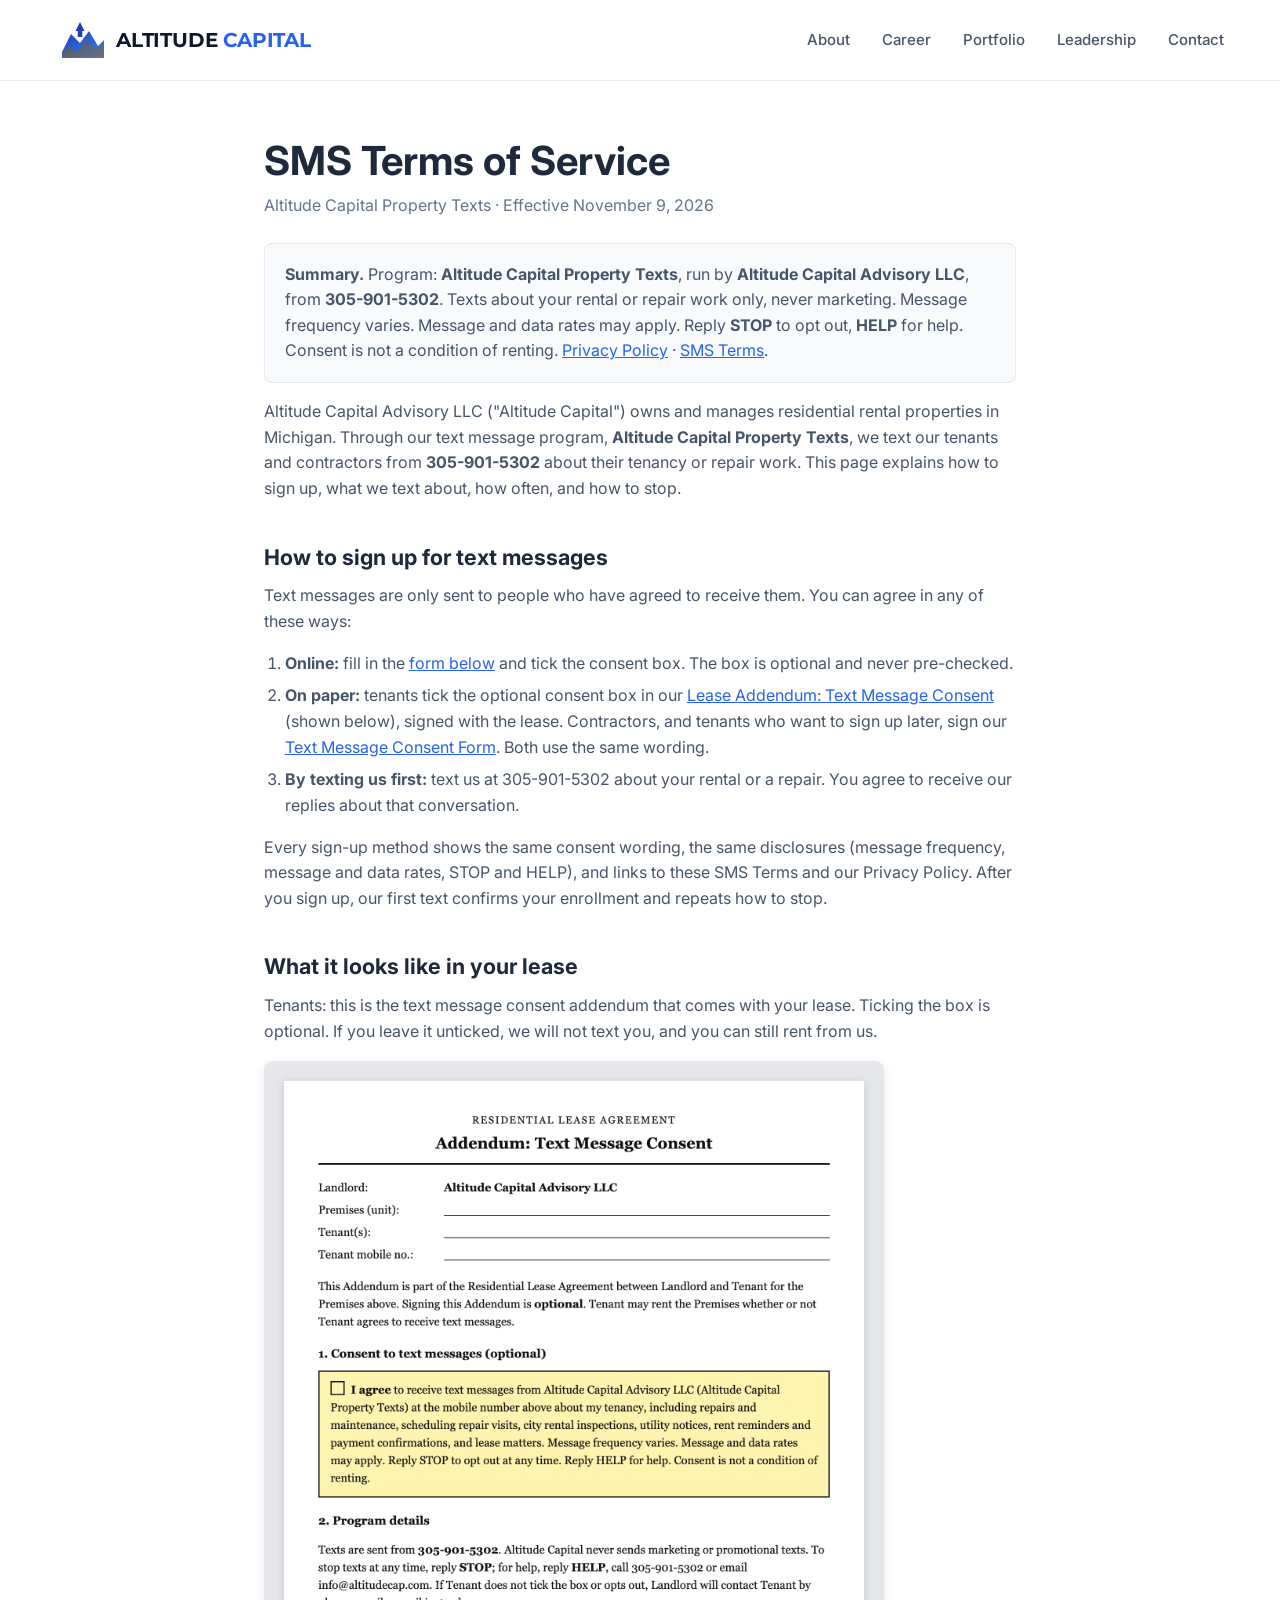
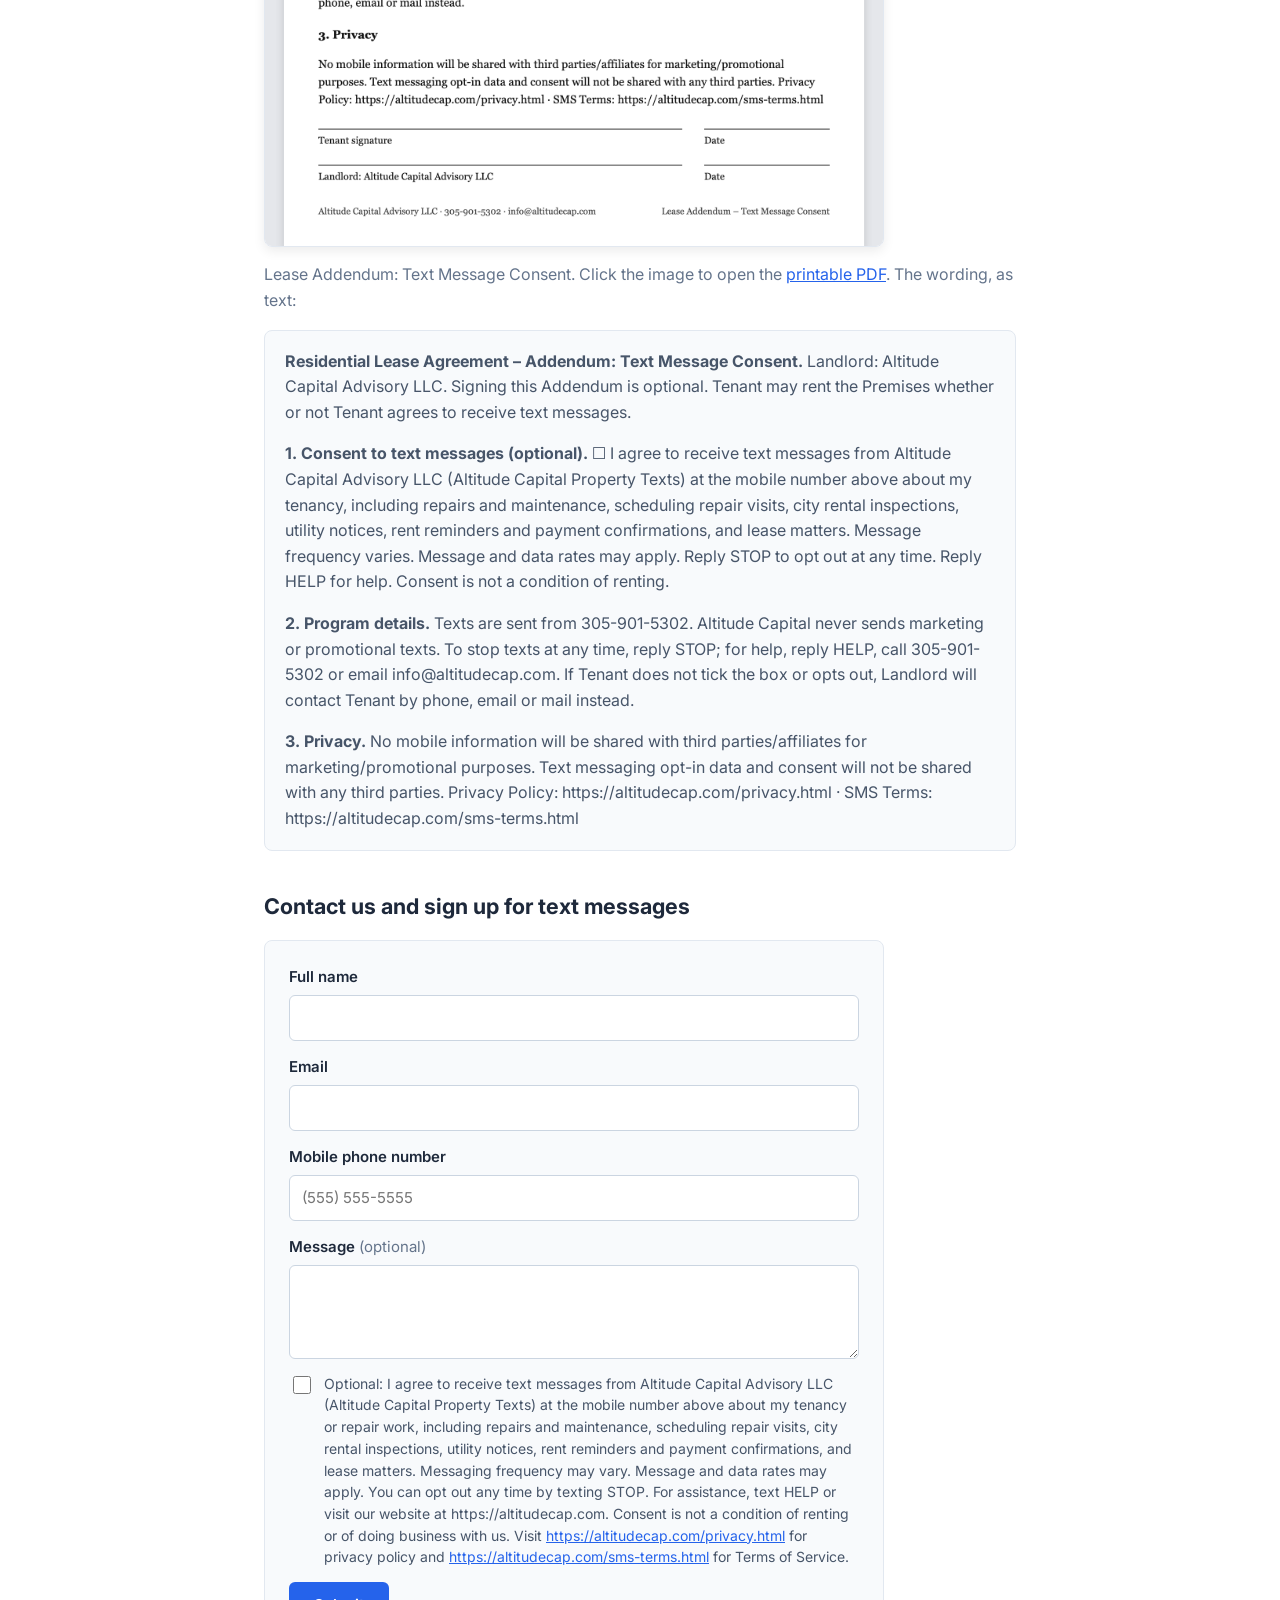
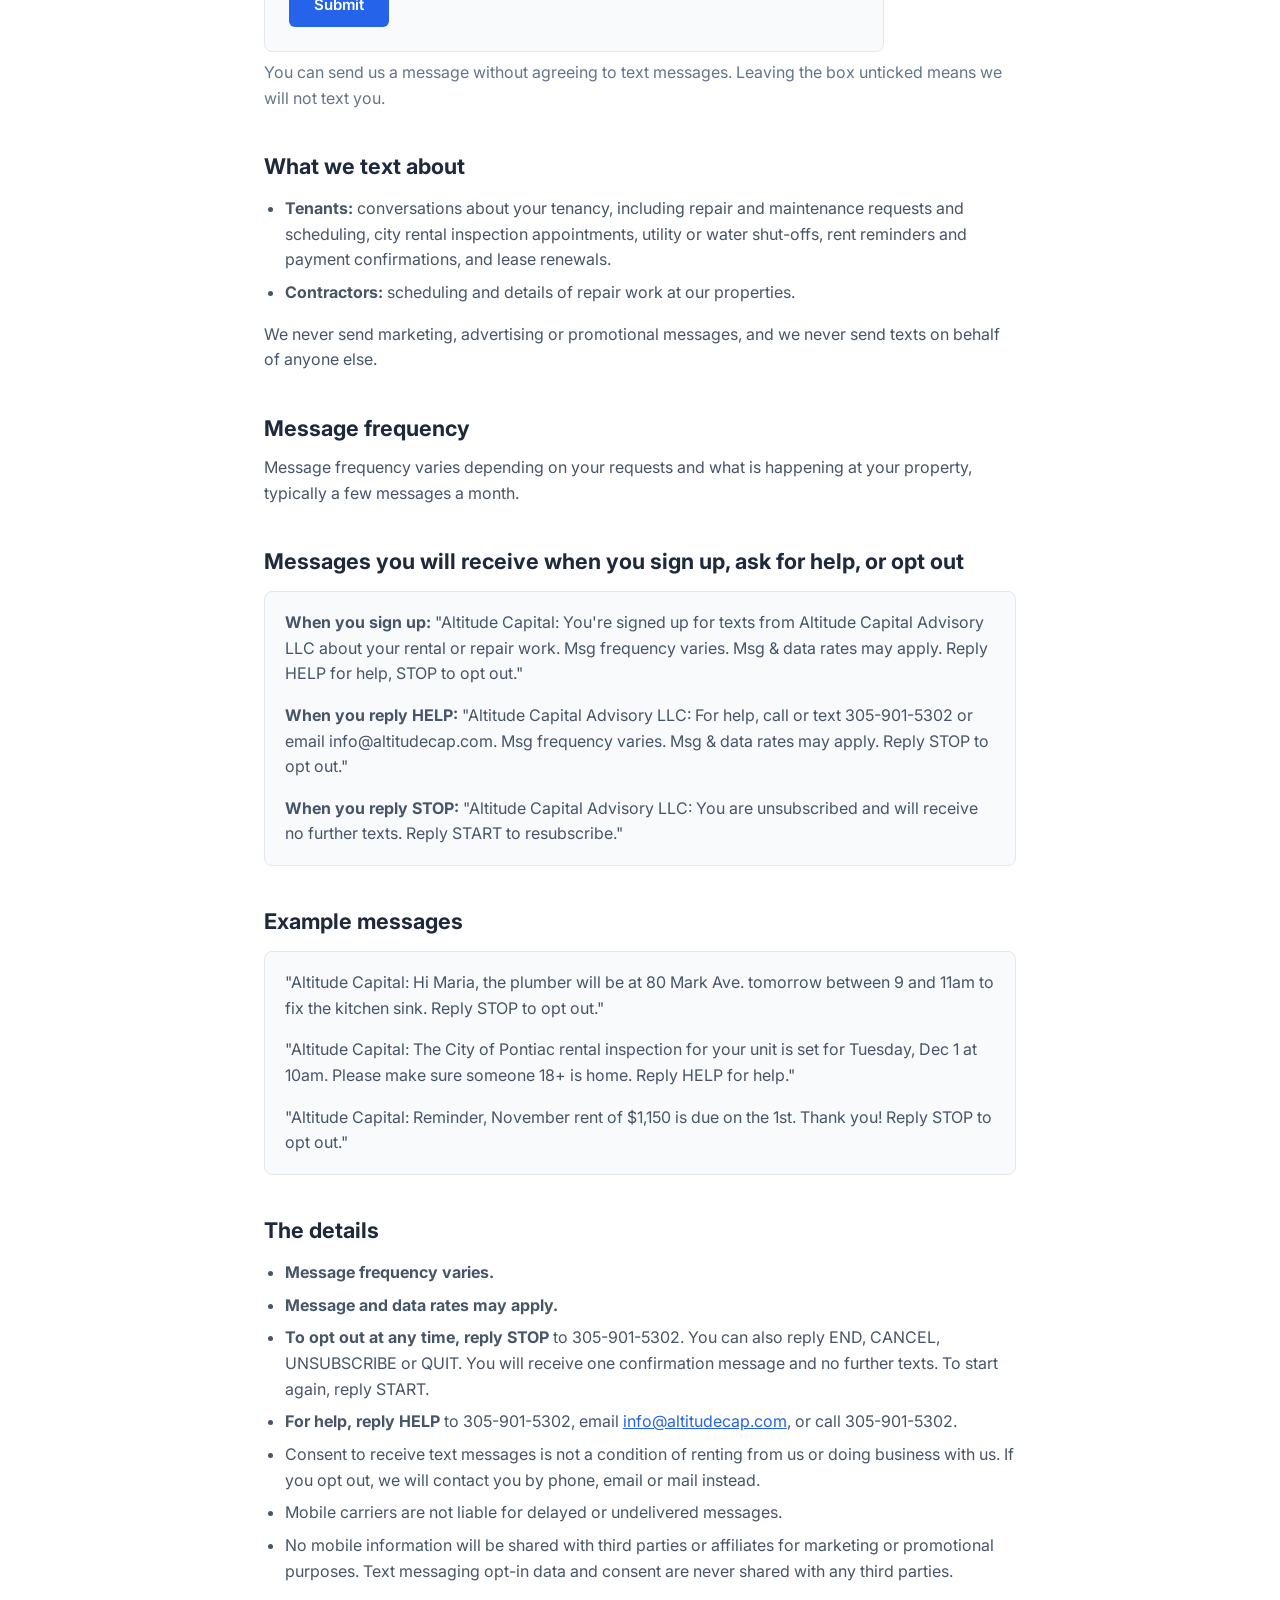
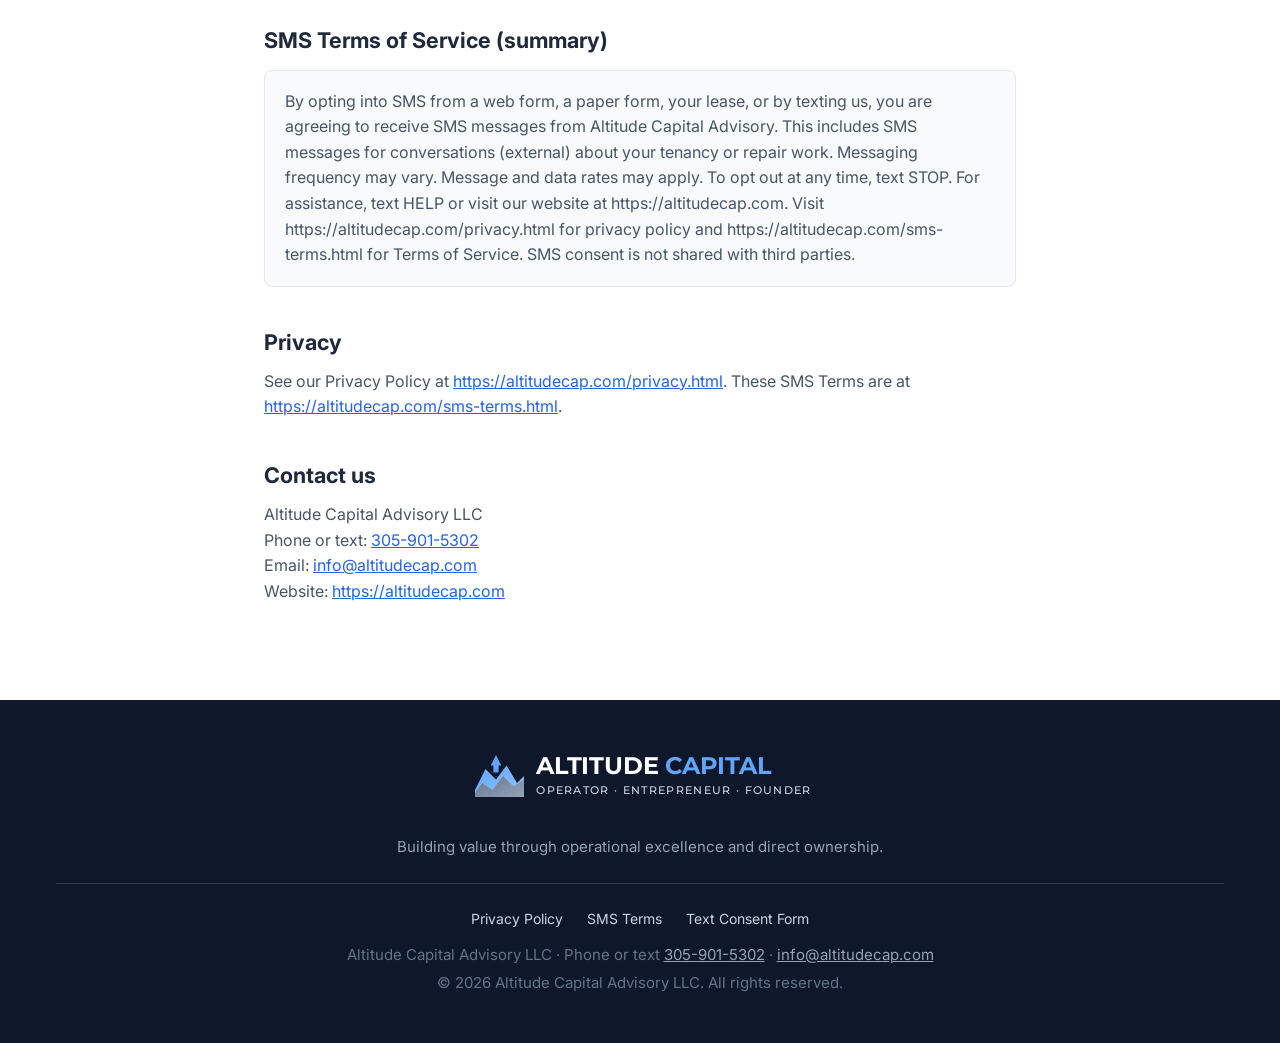
<file: sms-terms.html>
<!doctype html>
<html lang="en">
<head>
<meta charset="utf-8">
<meta name="viewport" content="width=device-width, initial-scale=1">
<title>SMS Terms | Altitude Capital Advisory LLC</title>
<meta name="description" content="SMS Terms of Service and text message sign-up for Altitude Capital Advisory LLC tenants and contractors.">
<link rel="icon" href="/favicon.svg" type="image/svg+xml">
<link rel="preconnect" href="https://fonts.googleapis.com">
<link rel="preconnect" href="https://fonts.gstatic.com" crossorigin>
<link href="https://fonts.googleapis.com/css2?family=Inter:wght@400;500;600;700&family=Montserrat:wght@500;700&display=swap" rel="stylesheet"><link rel="stylesheet" href="/style.css">
</head>
<body>

<header class="top">
  <div class="wrap">
    <a class="logo" href="/"><img src="/logo.svg" alt="" width="48" height="48"><span class="wordmark">ALTITUDE <span>CAPITAL</span></span></a>
    <nav class="main">
      <a href="/#about">About</a>
      <a href="/#career">Career</a>
      <a href="/#portfolio">Portfolio</a>
      <a href="/#leadership">Leadership</a>
      <a href="/#contact">Contact</a>
    </nav>
  </div>
</header>

<main class="legal">
<div class="wrap narrow">

<h1>SMS Terms of Service</h1>
<p class="effective">Altitude Capital Property Texts &middot; Effective November 9, 2026</p>

<div class="consent-box">
  <p style="margin:0"><strong>Summary.</strong> Program: <strong>Altitude Capital Property Texts</strong>, run by <strong>Altitude Capital Advisory LLC</strong>, from <strong>305-901-5302</strong>. Texts about your rental or repair work only, never marketing. Message frequency varies. Message and data rates may apply. Reply <strong>STOP</strong> to opt out, <strong>HELP</strong> for help. Consent is not a condition of renting. <a href="https://altitudecap.com/privacy.html">Privacy Policy</a> &middot; <a href="https://altitudecap.com/sms-terms.html">SMS Terms</a>.</p>
</div>

<p>Altitude Capital Advisory LLC ("Altitude Capital") owns and manages residential rental properties in Michigan. Through our text message program, <strong>Altitude Capital Property Texts</strong>, we text our tenants and contractors from <strong>305-901-5302</strong> about their tenancy or repair work. This page explains how to sign up, what we text about, how often, and how to stop.</p>

<h2>How to sign up for text messages</h2>
<p>Text messages are only sent to people who have agreed to receive them. You can agree in any of these ways:</p>
<ol>
  <li><strong>Online:</strong> fill in the <a href="#signup">form below</a> and tick the consent box. The box is optional and never pre-checked.</li>
  <li><strong>On paper:</strong> tenants tick the optional consent box in our <a href="#lease">Lease Addendum: Text Message Consent</a> (shown below), signed with the lease. Contractors, and tenants who want to sign up later, sign our <a href="https://altitudecap.com/sms-consent-form.html">Text Message Consent Form</a>. Both use the same wording.</li>
  <li><strong>By texting us first:</strong> text us at 305-901-5302 about your rental or a repair. You agree to receive our replies about that conversation.</li>
</ol>
<p>Every sign-up method shows the same consent wording, the same disclosures (message frequency, message and data rates, STOP and HELP), and links to these SMS Terms and our Privacy Policy. After you sign up, our first text confirms your enrollment and repeats how to stop.</p>

<h2 id="lease">What it looks like in your lease</h2>
<p>Tenants: this is the text message consent addendum that comes with your lease. Ticking the box is optional. If you leave it unticked, we will not text you, and you can still rent from us.</p>
<figure style="margin:16px 0 8px">
  <a href="/lease-sms-addendum.pdf" target="_blank" rel="noopener"><img src="/lease-sms-addendum.png" alt="Lease Addendum: Text Message Consent. Optional checkbox: I agree to receive text messages from Altitude Capital Advisory LLC (Altitude Capital Property Texts) about my tenancy. Message frequency varies. Message and data rates may apply. Reply STOP to opt out. Reply HELP for help. Consent is not a condition of renting." width="788" height="1000" style="width:100%;max-width:620px;height:auto;border:1px solid var(--slate-200);border-radius:8px;box-shadow:0 4px 12px rgba(0,0,0,.08)"></a>
  <figcaption class="optional" style="margin-top:8px">Lease Addendum: Text Message Consent. Click the image to open the <a href="/lease-sms-addendum.pdf" target="_blank" rel="noopener">printable PDF</a>. The wording, as text:</figcaption>
</figure>
<div class="consent-box">
  <p><strong>Residential Lease Agreement &ndash; Addendum: Text Message Consent.</strong> Landlord: Altitude Capital Advisory LLC. Signing this Addendum is optional. Tenant may rent the Premises whether or not Tenant agrees to receive text messages.</p>
  <p><strong>1. Consent to text messages (optional).</strong> &#9744; I agree to receive text messages from Altitude Capital Advisory LLC (Altitude Capital Property Texts) at the mobile number above about my tenancy, including repairs and maintenance, scheduling repair visits, city rental inspections, utility notices, rent reminders and payment confirmations, and lease matters. Message frequency varies. Message and data rates may apply. Reply STOP to opt out at any time. Reply HELP for help. Consent is not a condition of renting.</p>
  <p><strong>2. Program details.</strong> Texts are sent from 305-901-5302. Altitude Capital never sends marketing or promotional texts. To stop texts at any time, reply STOP; for help, reply HELP, call 305-901-5302 or email info@altitudecap.com. If Tenant does not tick the box or opts out, Landlord will contact Tenant by phone, email or mail instead.</p>
  <p style="margin:0"><strong>3. Privacy.</strong> No mobile information will be shared with third parties/affiliates for marketing/promotional purposes. Text messaging opt-in data and consent will not be shared with any third parties. Privacy Policy: https://altitudecap.com/privacy.html &middot; SMS Terms: https://altitudecap.com/sms-terms.html</p>
</div>

<h2 id="signup">Contact us and sign up for text messages</h2>
<form class="optin" action="https://formspree.io/f/xrppjabq" method="POST">
  <label>Full name
    <input type="text" name="name" autocomplete="name" required>
  </label>
  <label>Email
    <input type="email" name="email" autocomplete="email" required>
  </label>
  <label>Mobile phone number
    <input type="tel" name="phone" autocomplete="tel" placeholder="(555) 555-5555" required>
  </label>
  <label>Message <span class="optional">(optional)</span>
    <textarea name="message" rows="3"></textarea>
  </label>
  <label class="check">
    <input type="checkbox" name="sms_consent" value="agreed">
    <span>Optional: I agree to receive text messages from Altitude Capital Advisory LLC (Altitude Capital Property Texts) at the mobile number above about my tenancy or repair work, including repairs and maintenance, scheduling repair visits, city rental inspections, utility notices, rent reminders and payment confirmations, and lease matters. Messaging frequency may vary. Message and data rates may apply. You can opt out any time by texting STOP. For assistance, text HELP or visit our website at https://altitudecap.com. Consent is not a condition of renting or of doing business with us. Visit <a href="https://altitudecap.com/privacy.html">https://altitudecap.com/privacy.html</a> for privacy policy and <a href="https://altitudecap.com/sms-terms.html">https://altitudecap.com/sms-terms.html</a> for Terms of Service.</span>
  </label>
  <input type="hidden" name="_subject" value="Website contact / SMS sign-up">
  <button class="btn primary" type="submit">Submit</button>
</form>
<p class="optional">You can send us a message without agreeing to text messages. Leaving the box unticked means we will not text you.</p>

<h2>What we text about</h2>
<ul>
  <li><strong>Tenants:</strong> conversations about your tenancy, including repair and maintenance requests and scheduling, city rental inspection appointments, utility or water shut-offs, rent reminders and payment confirmations, and lease renewals.</li>
  <li><strong>Contractors:</strong> scheduling and details of repair work at our properties.</li>
</ul>
<p>We never send marketing, advertising or promotional messages, and we never send texts on behalf of anyone else.</p>

<h2>Message frequency</h2>
<p>Message frequency varies depending on your requests and what is happening at your property, typically a few messages a month.</p>

<h2>Messages you will receive when you sign up, ask for help, or opt out</h2>
<div class="consent-box">
  <p><strong>When you sign up:</strong> "Altitude Capital: You're signed up for texts from Altitude Capital Advisory LLC about your rental or repair work. Msg frequency varies. Msg &amp; data rates may apply. Reply HELP for help, STOP to opt out."</p>
  <p><strong>When you reply HELP:</strong> "Altitude Capital Advisory LLC: For help, call or text 305-901-5302 or email info@altitudecap.com. Msg frequency varies. Msg &amp; data rates may apply. Reply STOP to opt out."</p>
  <p style="margin:0"><strong>When you reply STOP:</strong> "Altitude Capital Advisory LLC: You are unsubscribed and will receive no further texts. Reply START to resubscribe."</p>
</div>

<h2>Example messages</h2>
<div class="consent-box">
  <p>"Altitude Capital: Hi Maria, the plumber will be at 80 Mark Ave. tomorrow between 9 and 11am to fix the kitchen sink. Reply STOP to opt out."</p>
  <p>"Altitude Capital: The City of Pontiac rental inspection for your unit is set for Tuesday, Dec 1 at 10am. Please make sure someone 18+ is home. Reply HELP for help."</p>
  <p style="margin:0">"Altitude Capital: Reminder, November rent of $1,150 is due on the 1st. Thank you! Reply STOP to opt out."</p>
</div>

<h2>The details</h2>
<ul>
  <li><strong>Message frequency varies.</strong></li>
  <li><strong>Message and data rates may apply.</strong></li>
  <li><strong>To opt out at any time, reply STOP</strong> to 305-901-5302. You can also reply END, CANCEL, UNSUBSCRIBE or QUIT. You will receive one confirmation message and no further texts. To start again, reply START.</li>
  <li><strong>For help, reply HELP</strong> to 305-901-5302, email <a href="mailto:info@altitudecap.com">info@altitudecap.com</a>, or call 305-901-5302.</li>
  <li>Consent to receive text messages is not a condition of renting from us or doing business with us. If you opt out, we will contact you by phone, email or mail instead.</li>
  <li>Mobile carriers are not liable for delayed or undelivered messages.</li>
  <li>No mobile information will be shared with third parties or affiliates for marketing or promotional purposes. Text messaging opt-in data and consent are never shared with any third parties.</li>
</ul>

<h2>SMS Terms of Service (summary)</h2>
<div class="consent-box">
  <p style="margin:0">By opting into SMS from a web form, a paper form, your lease, or by texting us, you are agreeing to receive SMS messages from Altitude Capital Advisory. This includes SMS messages for conversations (external) about your tenancy or repair work. Messaging frequency may vary. Message and data rates may apply. To opt out at any time, text STOP. For assistance, text HELP or visit our website at https://altitudecap.com. Visit https://altitudecap.com/privacy.html for privacy policy and https://altitudecap.com/sms-terms.html for Terms of Service. SMS consent is not shared with third parties.</p>
</div>

<h2>Privacy</h2>
<p>See our Privacy Policy at <a href="https://altitudecap.com/privacy.html">https://altitudecap.com/privacy.html</a>. These SMS Terms are at <a href="https://altitudecap.com/sms-terms.html">https://altitudecap.com/sms-terms.html</a>.</p>

<h2>Contact us</h2>
<p>Altitude Capital Advisory LLC<br>
Phone or text: <a href="tel:+13059015302">305-901-5302</a><br>
Email: <a href="mailto:info@altitudecap.com">info@altitudecap.com</a><br>
Website: <a href="https://altitudecap.com">https://altitudecap.com</a></p>

</div>
</main>

<footer>
  <div class="wrap">
    <a class="flogo" href="/"><img src="/logo-light.svg" alt="" width="56" height="56"><span><span class="wordmark">ALTITUDE <span>CAPITAL</span></span><span class="tag">OPERATOR &middot; ENTREPRENEUR &middot; FOUNDER</span></span></a>
    <p class="tagline">Building value through operational excellence and direct ownership.</p>
    <hr>
    <div class="links"><a href="/privacy.html">Privacy Policy</a><a href="/sms-terms.html">SMS Terms</a><a href="/sms-consent-form.html">Text Consent Form</a></div>
    <p class="copy">Altitude Capital Advisory LLC &middot; Phone or text <a href="tel:+13059015302">305-901-5302</a> &middot; <a href="mailto:info@altitudecap.com">info@altitudecap.com</a></p>
    <p class="copy">&copy; 2026 Altitude Capital Advisory LLC. All rights reserved.</p>
  </div>
</footer>

</body>
</html>
</file>
<file: style.css>
/* Matches the original Lovable design (Tailwind slate/blue palette, Inter + Montserrat). */
:root {
  --slate-50: #f8fafc; --slate-100: #f1f5f9; --slate-200: #e2e8f0; --slate-300: #cbd5e1;
  --slate-400: #94a3b8; --slate-500: #64748b; --slate-600: #475569; --slate-700: #334155;
  --slate-800: #1e293b; --slate-900: #0f172a;
  --blue-50: #eff6ff; --blue-100: #dbeafe; --blue-400: #60a5fa; --blue-600: #2563eb;
  --blue-700: #1d4ed8; --blue-800: #1e40af;
  --green-50: #f0fdf4; --green-100: #dcfce7; --green-800: #166534;
  --purple-100: #f3e8ff; --purple-800: #6b21a8;
}
* { box-sizing: border-box; }
html { scroll-behavior: smooth; scroll-padding-top: 80px; }
body {
  margin: 0; background: #fff; color: var(--slate-600);
  font: 16px/1.6 Inter, -apple-system, system-ui, "Segoe UI", Roboto, sans-serif;
  -webkit-font-smoothing: antialiased;
}
a { color: var(--blue-600); }
h1, h2, h3 { color: var(--slate-800); line-height: 1.2; margin: 0; }
p { margin: 0 0 1em; }
.wrap { max-width: 1216px; margin: 0 auto; padding: 0 16px; }
@media (min-width: 640px) { .wrap { padding: 0 24px; } }
.narrow { max-width: 800px; }
.center { text-align: center; }

/* header */
header.top { position: sticky; top: 0; z-index: 50; background: rgba(255,255,255,.95); backdrop-filter: blur(6px); border-bottom: 1px solid var(--slate-200); }
header.top .wrap { display: flex; align-items: center; justify-content: space-between; gap: 16px; min-height: 80px; flex-wrap: wrap; }
.logo { display: flex; align-items: center; gap: 12px; text-decoration: none; }
.logo img { width: 48px; height: 48px; }
.wordmark { font-family: Montserrat, Inter, sans-serif; font-weight: 700; font-size: 20px; color: var(--slate-900); letter-spacing: -.01em; white-space: nowrap; }
.wordmark span { color: var(--blue-600); }
nav.main { display: flex; gap: 32px; flex-wrap: wrap; }
nav.main a { color: var(--slate-600); text-decoration: none; font-weight: 500; font-size: 15px; }
nav.main a:hover { color: var(--blue-600); }
@media (max-width: 760px) {
  header.top .wrap { padding-top: 10px; padding-bottom: 10px; min-height: 0; }
  nav.main { gap: 16px; width: 100%; }
  nav.main a { font-size: 14px; }
}

/* buttons */
.btn { display: inline-flex; align-items: center; gap: 8px; padding: 12px 24px; border-radius: 6px; font-weight: 600; font-size: 15px; text-decoration: none; border: 1px solid transparent; cursor: pointer; font-family: inherit; }
.btn svg { width: 20px; height: 20px; }
.btn.primary { background: var(--blue-600); color: #fff; }
.btn.primary:hover { background: var(--blue-700); }
.btn.outline { background: #fff; color: var(--slate-800); border-color: var(--slate-300); }
.btn.outline:hover { background: var(--slate-50); }

/* hero */
.hero { background: linear-gradient(to bottom right, var(--slate-50), var(--blue-50)); padding: 80px 0 96px; overflow-x: clip; }
.hero .wrap { display: grid; gap: 56px; grid-template-columns: 1fr; align-items: center; }
@media (min-width: 1024px) { .hero .wrap { grid-template-columns: 1fr 1fr; } }
.pill { display: inline-block; background: var(--blue-100); color: var(--blue-800); font-size: 13px; font-weight: 600; padding: 6px 14px; border-radius: 999px; margin-bottom: 24px; }
.hero h1 { font-size: clamp(2.3rem, 5vw, 3.75rem); font-weight: 700; letter-spacing: -.02em; margin-bottom: 24px; }
.hero h1 em { font-style: normal; color: var(--blue-600); }
.hero p { font-size: 1.2rem; color: var(--slate-600); max-width: 640px; }
.buttons { display: flex; gap: 16px; flex-wrap: wrap; margin-top: 32px; }
.hero-art { position: relative; max-width: 448px; width: 100%; margin: 0 auto; }
.hero-art::before { content: ""; position: absolute; inset: 0; background: linear-gradient(to top right, var(--blue-600), var(--slate-800)); border-radius: 16px; transform: rotate(6deg) scale(1.05); }
.hero-art img { position: relative; display: block; width: 100%; height: auto; aspect-ratio: 448 / 384; object-fit: cover; border-radius: 16px; box-shadow: 0 25px 50px -12px rgba(0,0,0,.25); }

/* sections */
section.block { padding: 80px 0; }
section.alt { background: var(--slate-50); }
.section-head { text-align: center; max-width: 820px; margin: 0 auto 56px; }
.section-head h2 { font-size: clamp(1.9rem, 4vw, 2.5rem); font-weight: 700; margin-bottom: 20px; }
.section-head p { font-size: 1.2rem; margin: 0; }

.card { background: #fff; border: 1px solid var(--slate-200); border-radius: 8px; box-shadow: 0 1px 2px rgba(0,0,0,.05); }
.cards3 { display: grid; gap: 32px; grid-template-columns: 1fr; }
@media (min-width: 768px) { .cards3 { grid-template-columns: repeat(3, 1fr); } }
.cards3 .card { padding: 32px; text-align: center; }
.cards3 .icon { width: 48px; height: 48px; color: var(--blue-600); margin: 0 auto 16px; display: block; }
.cards3 h3 { font-size: 20px; font-weight: 600; margin-bottom: 12px; }
.cards3 p { margin: 0; }

.career { display: grid; gap: 32px; }
.career .card { padding: 32px; display: flex; gap: 16px; align-items: flex-start; }
.career .icon { width: 32px; height: 32px; color: var(--blue-600); flex: none; margin-top: 2px; }
.career h3 { font-size: 20px; font-weight: 600; margin-bottom: 8px; }
.career .sub { color: var(--blue-600); font-weight: 500; margin-bottom: 12px; }
.career .stat { background: var(--green-50); color: var(--green-800); font-weight: 600; padding: 12px 16px; border-radius: 6px; margin: 16px 0 0; display: flex; gap: 8px; align-items: center; }
.career .stat svg { width: 16px; height: 16px; flex: none; }

.profile { max-width: 896px; margin: 0 auto; background: var(--slate-50); border-radius: 16px; padding: 32px; box-shadow: 0 10px 15px -3px rgba(0,0,0,.1), 0 4px 6px -4px rgba(0,0,0,.1); display: grid; gap: 32px; grid-template-columns: 1fr; align-items: center; }
@media (min-width: 768px) { .profile { padding: 48px; grid-template-columns: 160px 1fr; } }
.profile img { width: 160px; height: 160px; border-radius: 50%; object-fit: cover; margin: 0 auto; display: block; }
.tags { display: flex; gap: 8px; flex-wrap: wrap; margin-bottom: 16px; }
.tags span { font-size: 14px; font-weight: 500; padding: 4px 12px; border-radius: 999px; }
.tags .t1 { background: var(--blue-100); color: var(--blue-800); }
.tags .t2 { background: var(--green-100); color: var(--green-800); }
.tags .t3 { background: var(--purple-100); color: var(--purple-800); }
.profile h3 { font-size: 24px; font-weight: 600; margin-bottom: 16px; }
.profile .bio { font-size: 1.1rem; line-height: 1.7; }
.profile blockquote { margin: 0 0 16px; font-style: italic; color: var(--slate-500); font-size: 15px; }
.profile .facts { font-size: 15px; margin: 0; }
.profile .facts strong { color: var(--slate-700); }

.portfolio { display: grid; gap: 48px; grid-template-columns: 1fr; }
@media (min-width: 1024px) { .portfolio { grid-template-columns: 1fr 1fr; } }
.portfolio h3 { font-size: 24px; font-weight: 600; margin-bottom: 24px; }
.portfolio ul { list-style: none; padding: 0; margin: 0; display: grid; gap: 16px; }
.portfolio li { position: relative; padding-left: 24px; }
.portfolio li::before { content: ""; position: absolute; left: 2px; top: 9px; width: 8px; height: 8px; border-radius: 50%; background: var(--blue-600); }
.portfolio li strong { display: block; color: var(--slate-800); font-weight: 600; }

/* contact */
.contact { background: var(--slate-800); color: var(--slate-300); padding: 80px 0; }
.contact .section-head h2 { color: #fff; }
.contact .section-head p { color: var(--slate-300); }
.contact-grid { display: grid; gap: 48px; grid-template-columns: 1fr; text-align: center; max-width: 1000px; margin: 0 auto; }
@media (min-width: 768px) { .contact-grid { grid-template-columns: 1fr 1fr; } }
.contact-grid .icon { width: 32px; height: 32px; color: var(--blue-400); margin: 0 auto 16px; display: block; }
.contact-grid h3 { color: #fff; font-size: 20px; font-weight: 600; margin-bottom: 12px; }
.contact-grid p { margin: 0 0 6px; }
.contact-grid a.plain { color: var(--slate-300); }
.contact-grid .btn { margin-top: 12px; }

/* footer */
footer { background: var(--slate-900); color: var(--slate-400); padding: 48px 0; text-align: center; font-size: 15px; }
footer .flogo { display: inline-flex; align-items: center; gap: 12px; text-decoration: none; }
footer .flogo img { width: 56px; height: 56px; }
footer .wordmark { color: #fff; font-size: 24px; display: block; text-align: left; line-height: 1.1; }
footer .wordmark span { color: var(--blue-400); }
footer .tag { display: block; font-family: Montserrat, Inter, sans-serif; font-weight: 500; font-size: 11px; letter-spacing: .12em; color: var(--slate-300); text-align: left; margin-top: 2px; }
footer .tagline { margin: 24px 0; }
footer hr { border: 0; border-top: 1px solid var(--slate-700); margin: 0 0 24px; }
footer .links { display: flex; gap: 24px; justify-content: center; margin-bottom: 12px; font-size: 14px; }
footer .links a { color: var(--slate-300); text-decoration: none; }
footer .links a:hover { color: #fff; }
footer .copy { color: var(--slate-500); margin: 0; }

/* legal pages */
.legal { padding: 56px 0 80px; color: var(--slate-600); }
.legal h1 { font-size: clamp(2rem, 4vw, 2.5rem); margin-bottom: 8px; }
.legal h2 { font-size: 1.35rem; margin: 2em 0 .6em; }
.legal ul, .legal ol { padding-left: 1.3em; }
.legal li { margin-bottom: .45em; }
.effective { color: var(--slate-500); margin-bottom: 1.5em; }
.consent-box { background: var(--slate-50); border: 1px solid var(--slate-200); border-radius: 8px; padding: 18px 20px; margin: 16px 0; }

form.optin { background: var(--slate-50); border: 1px solid var(--slate-200); border-radius: 8px; padding: 24px; margin: 20px 0 8px; max-width: 620px; }
form.optin label { display: block; font-weight: 600; color: var(--slate-800); margin-bottom: 14px; font-size: 15px; }
form.optin input[type=text], form.optin input[type=email], form.optin input[type=tel], form.optin textarea {
  display: block; width: 100%; margin-top: 6px; padding: 10px 12px; font: inherit; font-weight: 400;
  border: 1px solid var(--slate-300); border-radius: 6px; background: #fff; color: var(--slate-900);
}
form.optin label.check { display: flex; gap: 10px; align-items: flex-start; font-weight: 400; color: var(--slate-600); font-size: 14px; line-height: 1.55; }
form.optin label.check input { margin-top: 3px; flex: none; width: 18px; height: 18px; }
.optional { font-weight: 400; color: var(--slate-500); }

/* paper consent form */
.paper { border: 1px solid var(--slate-300); border-radius: 8px; padding: 28px; margin: 20px 0; background: #fff; }
.paper p { margin-bottom: 1.2em; }
.paper .line { display: inline-block; min-width: 260px; width: 55%; border-bottom: 1px solid var(--slate-500); height: 1.1em; vertical-align: bottom; }
.paper .line.short { width: 40%; min-width: 180px; }
.paper .line.tiny { width: 20%; min-width: 100px; }
.paper .box { background: var(--slate-50); border: 1px solid var(--slate-200); border-radius: 6px; padding: 14px 16px; }
.paper .tick { display: inline-block; width: 16px; height: 16px; border: 2px solid var(--slate-700); vertical-align: -2px; margin-right: 6px; }
@media print {
  header.top, footer, .noprint { display: none !important; }
  .legal { padding: 0; }
  .paper { border: 0; padding: 0; }
}
.contact .tenants { max-width: 760px; margin: 48px auto 0; text-align: center; font-size: 15px; color: var(--slate-300); border-top: 1px solid var(--slate-700); padding-top: 28px; }
.contact .tenants a { color: var(--blue-400); }
footer .copy a { color: var(--slate-400); }
footer .copy + .copy { margin-top: 4px; }
</file>
